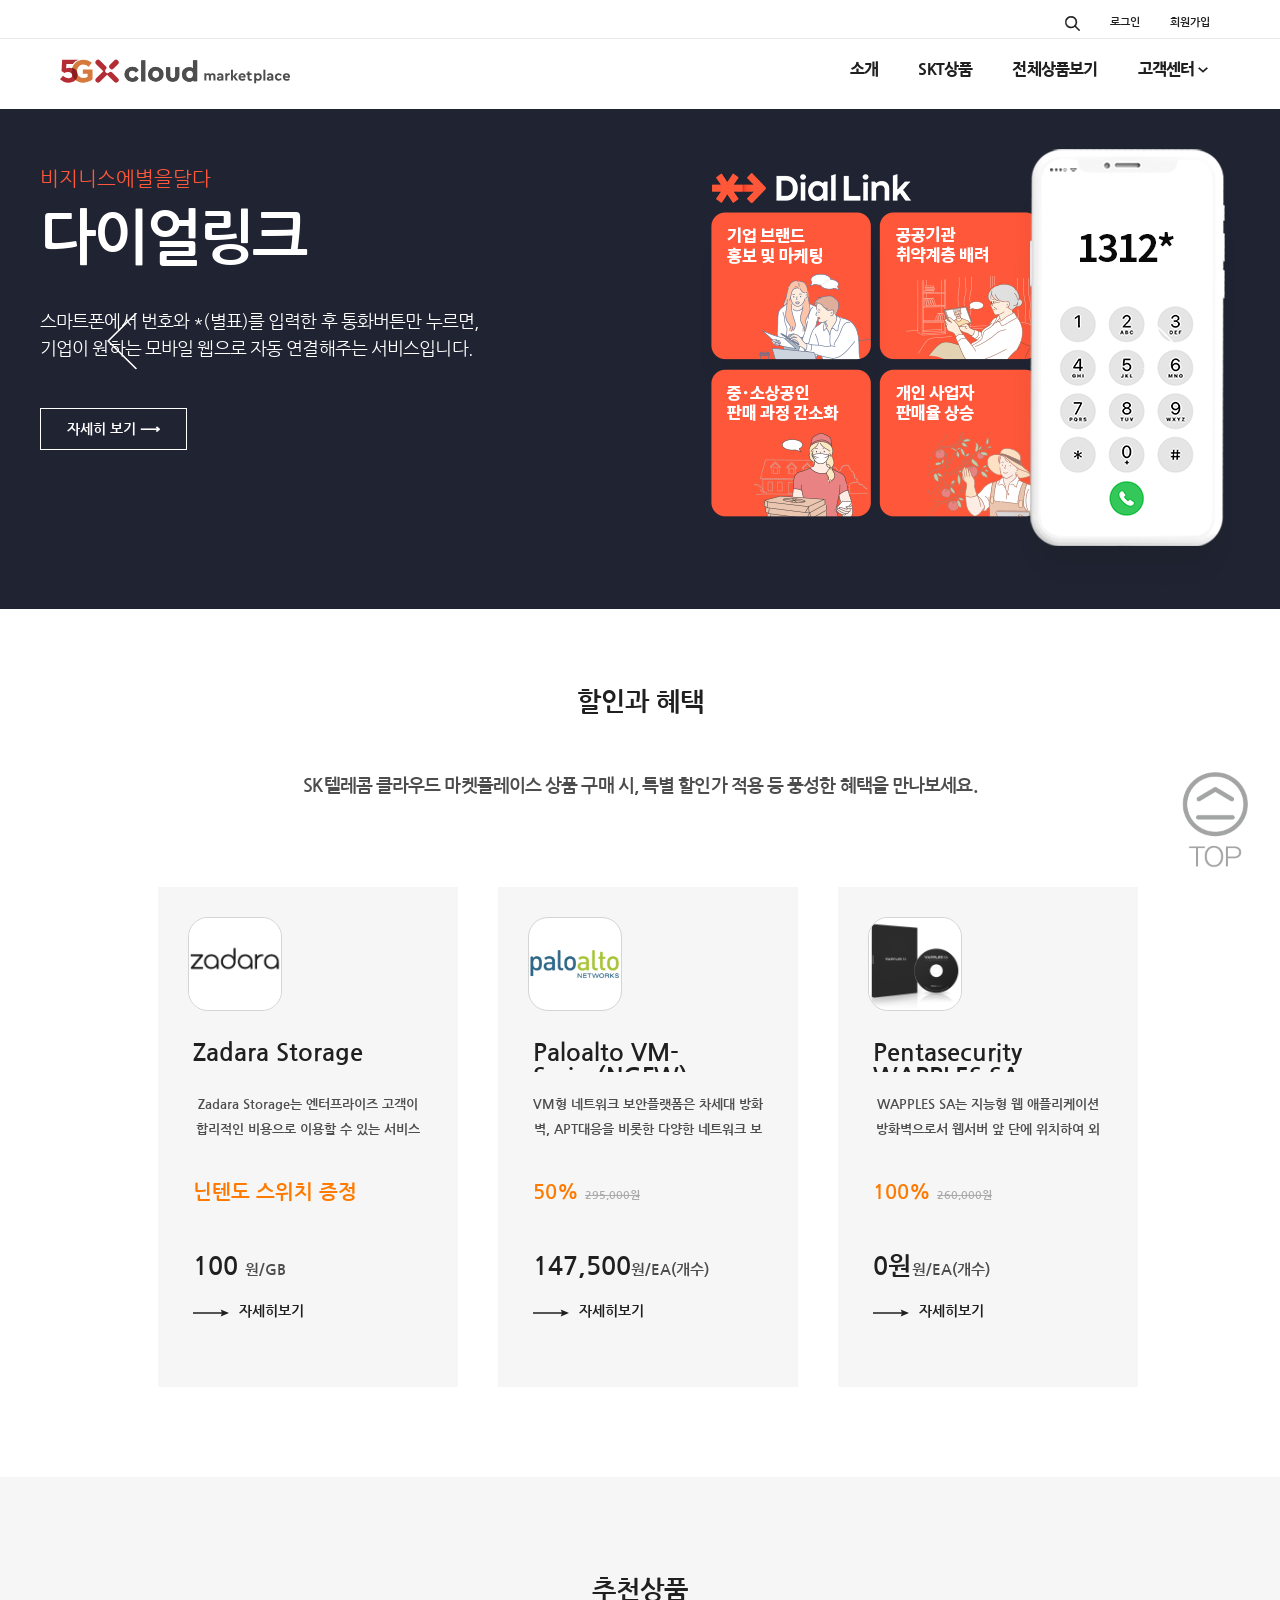
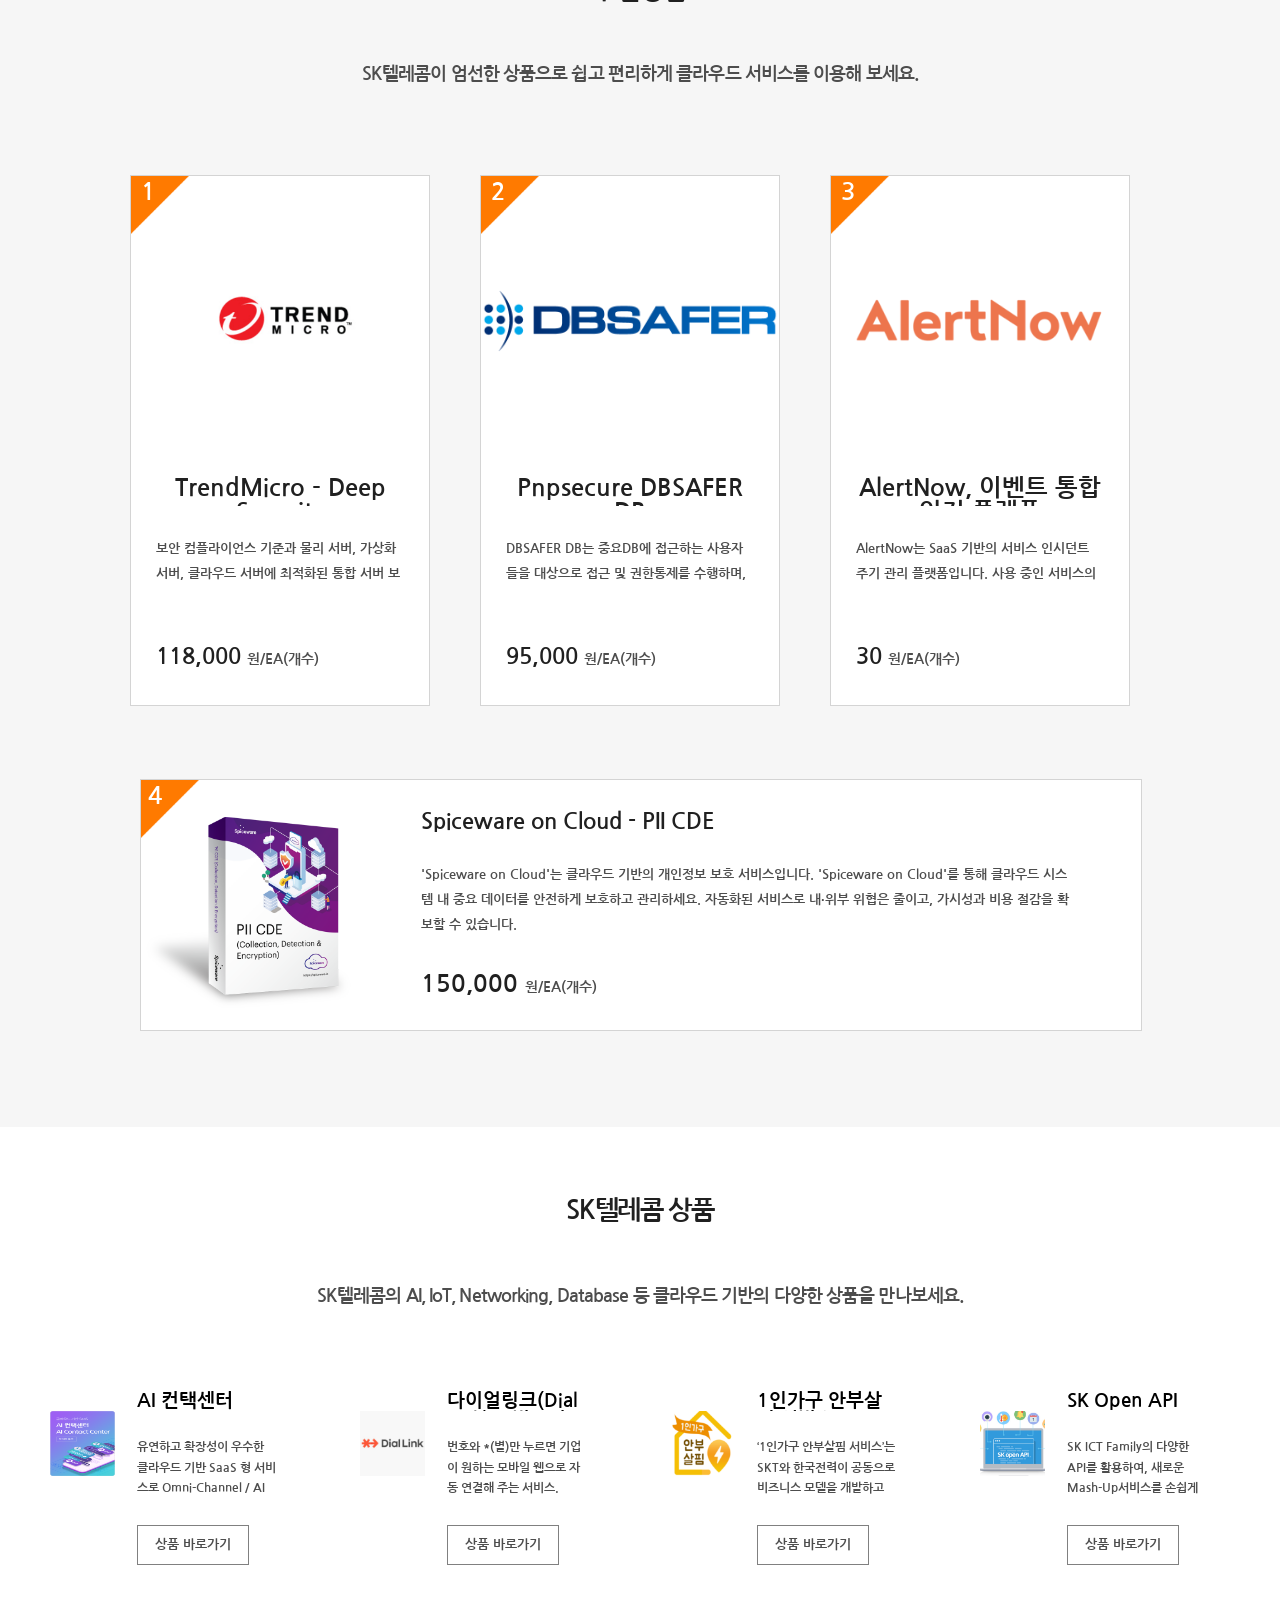
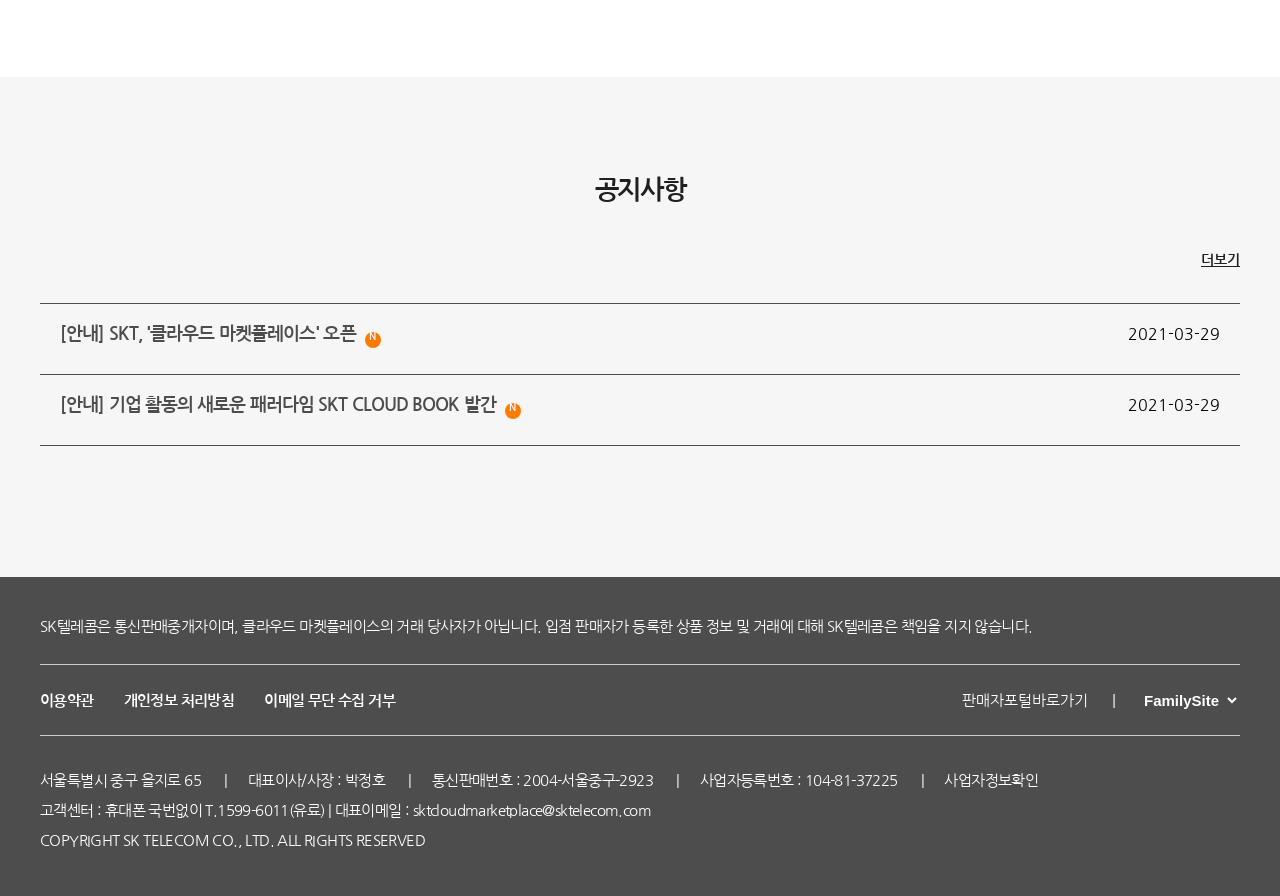
<file: index.html>
<!DOCTYPE html>
<html lang="en">

<head>
    <meta charset="UTF-8">
    <meta http-equiv="X-UA-Compatible" content="IE=edge">
    <meta name="viewport" content="width=device-width, initial-scale=1.0">
    <title>5GX Cloud Marketplace</title>
    <link rel="stylesheet" href="./css/sk_idx.css">
    <link rel="stylesheet" href="./css/sk_idx_header.css">
    <link rel="stylesheet" href="./css/sk_idx_visual.css">
    <link rel="stylesheet" href="./css/sk_idx_main_1.css">
    <link rel="stylesheet" href="./css/sk_idx_main_2.css">
    <link rel="stylesheet" href="./css/sk_idx_main_3.css">
    <link rel="stylesheet" href="./css/sk_idx_main_4.css">
    <link rel="stylesheet" href="./css/sk_idx_footer.css">
    <link rel="stylesheet" href="./css/mobile.css">

    <link rel="preconnect" href="https://fonts.gstatic.com">
    <link href="https://fonts.googleapis.com/css2?family=Nanum+Gothic&display=swap" rel="stylesheet">
    <link rel="icon" href="./img_skt/favicon.ico">

</head>

<body>
    <div id="wrap" class="w100">
        <a id="top_icon_wrap" href="#header"><img id="top_icon" src="./img_skt/toptop.png"></a>
        <!--header start-->
        <div id="header" class="w100">
            <div id="header_top_wrap" class="w100">
                <div id="header_top_content" class="w1200">
                    <ul class="header_ul">
                        <li class="search_li"><input type="text" placeholder="상품을 검색해보세요" class="search_hide"></li>
                        <li class="search_img" onclick="searchBtn();" onmouseover="toggleImg();"
                            onmouseout="Img_back();">
                            <a href="#">
                                <img src="./img_skt/icon_search.svg" id="search_img">
                            </a>
                        </li>
                        <li><a href="#">로그인</a></li>
                        <li><a href="#">회원가입</a></li>
                    </ul>
                </div>
            </div>
            <div id="menu_wrap" class="w100">
                <div id="menu_content" class="w1200">
                    <div id="logo">
                        <a href="#"><img src="./img_skt/skt_logo_top.svg" alt="로고"></a>
                    </div>
                    <!--모바일-->
                    <div id="icon_mobile">
                        <a href="#" onclick="mobileMenu();"><img id="mmb_img" src="./img_skt/icon_menu.svg"></a>
                        <a href="#" onclick="mobileSearch();"><img class="" src="./img_skt/icon_search.svg"></a>
                    </div>
                    <ul class="menu_ul">
                        <li><a href="./introduce.html">소개</a></li>
                        <li><a href="#main_section3">SKT상품</a></li>
                        <li><a href="#">전체상품보기</a></li>
                        <li onclick="menuBtn();" mouseout="">
                            <a href="#">
                                고객센터
                                <img id="plusImg" class="img_plus" src="./img_skt/icon_gnb_plus.svg">
                            </a>
                        </li>
                    </ul>
                </div>
            </div>
            <div id="menubar" class="fake">
                <ul>
                    <li><a href="#">공지사항</a></li>
                    <li><a href="#">자주하는 질문</a></li>
                    <li><a href="#">필요서류 안내</a></li>
                </ul>
            </div>

            <!--모바일-->
            <div id="mobile_search" class="search_off">
                <div id="ms_content">
                    <input type="text" placeholder="상품을 검색해보세요." id="m-search-input" class="">
                    <label for="m-search-input">
                        <img src="./img_skt/icon_search_active.svg">
                    </label>
                </div>
            </div>

            <!--모바일-->
            <div id="mobile_menu_bar" class="mmb_none">
                <div onclick="showMenu();">
                    로그인
                    <img id="plusImg2" class="img_plus" src="./img_skt/icon_gnb_plus.svg">
                </div>
                <div class="hide_menu">
                    <div class="hm_d">로그인</div>
                    <div class="hm_d">회원가입</div>
                </div>
                <div>소개</div>
                <div>전체상품보기</div>
                <div onclick="showMenu2();">
                    고객센터
                    <img id="plusImg3" class="img_plus" src="./img_skt/icon_gnb_plus.svg">
                </div>
                <div class="hide_menu">
                    <div class="hm_d">공지사항</div>
                    <div class="hm_d">자주하는질문찾기</div>
                    <div class="hm_d">필요서류안내</div>
                </div>
            </div>


            <!--header end-->
            <!--visual start-->
            <!--js로 슬라이드 넘어갈때마다 visual_wrap bk 색 변경하기-->
            <div id="visual_wrap" class="w100">
                <div id="visual_content" class="w1200">
                    <div class="slide">
                        <div class="visual_div visual_div1" class="w100">
                            <h3>SKT Cloud Marketplace</h3>
                            <h1>Launching</h1>
                            <p>쉬운 탐색, 편리한 적용, 빠른 고객지원까지<br>SKT 5GX Cloud Marketplace에서는 가능합니다.</p>
                            <a href="#">자세히 보기 ⟶</a>
                        </div>
                    </div>

                    <div class="slide">
                        <div class="visual_div visual_div2">
                            <h3>비지니스에별을달다</h3>
                            <h1>다이얼링크</h1>
                            <p>스마트폰에서 번호와 *(별표)를 입력한 후 통화버튼만 누르면,<br>기업이 원하는 모바일 웹으로 자동 연결해주는 서비스입니다.</p>
                            <a href="#">자세히 보기 ⟶</a>
                        </div>
                    </div>

                    <div class="slide">
                        <div class="visual_div visual_div3">
                            <h3>국내 1위 Digital Security 사업자</h3>
                            <h1>ADT캡스와 함께 하세요.</h1>
                            <p>
                                솔루션 구매, 설치, 운영, 관제까지
                                <br>
                                One-stop Cloud 보안 서비스를 경험하시기 바랍니다 .
                            </p>
                            <a href="#">자세히 보기 ⟶</a>
                        </div>
                    </div>

                    <div class="slide">
                        <div class="visual_div visual_div4">
                            <h3> 클라우드 딜리버리 플랫폼 베스핀 글로벌 </h3>
                            <h1> 클라우드 MRA 컨설팅 0원!</h1>
                            <p>
                                마이그레이션 예산이 없다면, 컨설팅부터 받아보세요.<br>
                                엔터프라이즈 마이그레이션은 베스핀글로벌이 잘합니다.
                            </p>
                            <a href="#">자세히 보기 ⟶</a>
                        </div>
                    </div>

                    <div class="slide">
                        <div class="visual_div visual_div5">
                            <h3> 클라우드 네이티브 보안 No.1 베스핀글로벌 </h3>
                            <h1> 보안관제/취약점 점검 무료</h1>
                            <p>
                                클라우드 네이티브 보안은 기존 보안과 다릅니다.<br>
                                클라우드 보안 전문가가 꼼꼼한 솔루션을 드립니다.
                            </p>
                            <a href="#">자세히 보기 ⟶</a>
                        </div>
                    </div>


                    <!--prev next button-->
                    <span id="slideBtn">
                        <button class="prev" onclick="BannerBtn(0)">
                            <img src="./img_skt/icon_main_indicator_left.svg">
                        </button>
                        <button class="next" onclick="BannerBtn(1)">
                            <img src="./img_skt/icon_main_indicator.svg">
                        </button>
                    </span>
                </div>

            </div>
            <!--visual end-->

            <!--main start-->
            <div id="main_wrap" class="w100">
                <!--section 1 start-->
                <div id="section1_wrap" class="w100">
                    <div id="section1_content" class="w1200 section_head">
                        <h3>할인과 혜택</h3>
                        <p class="sec_p1">SK텔레콤 클라우드 마켓플레이스 상품 구매 시, 특별 할인가 적용 등 풍성한 혜택을 만나보세요.</p>
                        <div id="section1_slide">
                            <ul class="section1_ul">
                                <li>
                                    <div class="section1_img">
                                        <img src="./img_skt/zadara.png">
                                    </div>
                                    <div class="section1_content">
                                        <h3>Zadara Storage</h3>
                                        <p class="section1_p_1">
                                            Zadara Storage는 엔터프라이즈 고객이 합리적인 비용으로 이용할 수 있는 서비스형 스토리지로, 단순하고 유연한 인프라 운영을
                                            가능하게
                                            합니다.
                                            Zadara를 통해 파일, 블록, 오브젝트 스토리지를 온프레미스, 코로케이션, 퍼블릭/프라이빗 클라우드 등 다양한 환경에서 구축할 수
                                            있습니다.
                                            Zadara Storage는 300개 이상의 글로벌 로케이션에서 서비스를 제공하고 있습니다.
                                        </p>
                                        <p class="section1_p_2">닌텐도 스위치 증정</p>
                                        <p class="section1_p_3">100 <span>원/GB</span></p>
                                        <a href="#" class="section1_btn">
                                            <img src="./img_skt/icon_arrow.svg" alt="작은 화살표">
                                            <span>자세히보기</span>
                                        </a>
                                    </div>
                                </li>
                                <li>
                                    <div class="section1_img">
                                        <img src="./img_skt/paloalto.png">
                                    </div>
                                    <div class="section1_content">
                                        <h3>Paloalto VM-Series(NGFW)</h3>
                                        <p class="section1_p_1">
                                            VM형 네트워크 보안플랫폼은 차세대 방화벽, APT대응을 비롯한 다양한 네트워크 보안기능을 통합 제공하는 플랫폼입니다.
                                        </p>
                                        <p class="section1_p_2">50% <span> <del> 295,000원</del></span></p>
                                        <p class="section1_p_3">147,500<span>원/EA(개수)</span></p>
                                        <a href="#" class="section1_btn">
                                            <img src="./img_skt/icon_arrow.svg" alt="작은 화살표">
                                            <span>자세히보기</span>
                                        </a>
                                    </div>
                                </li>
                                <li>
                                    <div class="section1_img">
                                        <img src="./img_skt/pentasecurity.jpg">
                                    </div>
                                    <div class="section1_content">
                                        <h3> Pentasecurity WAPPLES SA </h3>
                                        <p class="section1_p_1">
                                            WAPPLES SA는 지능형 웹 애플리케이션 방화벽으로서 웹서버 앞 단에 위치하여 외부로부터 들어오는 HTTP/HTTPS 프로토콜
                                            트래픽을
                                            감시합니다.
                                            악의적 공격이 탐지되면, 해당 공격이 웹서버에 도달하기 전에 차단하는 역할을 수행합니다.
                                        </p>
                                        <p class="section1_p_2">100% <span> <del> 260,000원</del></span></p>
                                        <p class="section1_p_3">0원<span>원/EA(개수)</span></p>
                                        <a href="#" class="section1_btn">
                                            <img src="./img_skt/icon_arrow.svg" alt="작은 화살표">
                                            <span>자세히보기</span>
                                        </a>
                                    </div>
                                </li>
                            </ul>
                        </div>
                    </div>
                </div>
                <!--section 1 end-->

                <!--section 2 start 추천상품-->
                <div id="main_section2" class="w100">
                    <div id="section2_content" class="w1200 section_head">
                        <h3>추천상품</h3>
                        <p class="sec_p1">SK텔레콤이 엄선한 상품으로 쉽고 편리하게 클라우드 서비스를 이용해 보세요.</p>
                        <div id="section2_recommend">
                            <ul class="section2_ul">
                                <li>
                                    <img class="badge_img" src="./img_skt/img-badge-recommand.svg">
                                    <p class="badge badge1">1</p>
                                    <div id="section2_img">
                                        <img class="s2_img1" src="./img_skt/trend_micro.jpg">
                                    </div>
                                    <div id="sec2_content">
                                        <h3>TrendMicro - Deep Security </h3>
                                        <p class="section2_p1">보안 컴플라이언스 기준과 물리 서버, 가상화 서버, 클라우드 서버에 최적화된 통합 서버 보안 솔루션
                                        </p>
                                        <p class="section2_p2">
                                            118,000
                                            <span>원/EA(개수)</span>
                                        </p>
                                    </div>
                                </li>
                                <li>
                                    <img class="badge_img" src="./img_skt/img-badge-recommand.svg">
                                    <p class="badge badge2">2</p>
                                    <div id="section2_img">
                                        <img src="./img_skt/dbsafer.png" alt="">
                                    </div>
                                    <div id="sec2_content">
                                        <h3> Pnpsecure DBSAFER DB </h3>
                                        <p class="section2_p1"> DBSAFER DB는 중요DB에 접근하는 사용자들을 대상으로 접근 및 권한통제를 수행하며,
                                            보안대상에 접근하는 모든 행위에 대한 이력을 남기는 솔루션입니다. </p>
                                        <p class="section2_p2">
                                            95,000
                                            <span>원/EA(개수)</span>
                                        </p>
                                    </div>
                                </li>
                                <li>
                                    <img class="badge_img" src="./img_skt/img-badge-recommand.svg">
                                    <p class="badge badge3">3</p>
                                    <div id="section2_img">
                                        <img src="./img_skt/alertnow.png" alt="">
                                    </div>
                                    <div id="sec2_content">
                                        <h3> AlertNow, 이벤트 통합 인지 플랫폼 </h3>
                                        <p class="section2_p1"> AlertNow는 SaaS 기반의 서비스 인시던트 주기 관리 플랫폼입니다.
                                            사용 중인 서비스의 상태를 확인할 수 있으며,
                                            해당 서비스에서 발생한 알람을 수신하고 이력을 관리할 수 있습니다. </p>
                                        <p class="section2_p2">
                                            30
                                            <span>원/EA(개수)</span>
                                        </p>
                                    </div>
                                </li>
                                <!--display none-->
                                <li class="dis_none">
                                    <div id="section2_img">
                                        <img class="s2_img1" src="./img_skt/piicde.png">
                                    </div>
                                    <div id="sec2_content">
                                        <h3>Spiceware on Cloud - PII CDE</h3>
                                        <p class="section2_p1">
                                            Spiceware on Cloud'는 클라우드 기반의 개인정보 보호 서비스입니다.
                                            'Spiceware on Cloud'를 통해 클라우드 시스템 내 중요 데이터를 안전하게 보호하고 관리하세요.
                                            자동화된 서비스로 내∙위부 위협은 줄이고, 가시성과 비용 절감을 확보할 수 있습니다.
                                        </p>
                                        <p class="section2_p2">
                                            150,000
                                            <span>원/EA(개수)</span>
                                        </p>
                                    </div>
                                </li>
                            </ul>
                            <div class="section2_div2">
                                <img class="badge_img" src="./img_skt/img-badge-recommand.svg">
                                <p class="badge badge4">&nbsp4</p>
                                <a href="#"><img class="skt_pi" src="./img_skt/piicde.png"></a>
                                <div class="section2_div2_content">
                                    <h3> Spiceware on Cloud - PII CDE </h3>
                                    <p class="s2_d2_p1"> 'Spiceware on Cloud'는 클라우드 기반의 개인정보 보호 서비스입니다.
                                        'Spiceware on Cloud'를 통해 클라우드 시스템 내 중요 데이터를 안전하게 보호하고 관리하세요.
                                        자동화된 서비스로 내∙위부 위협은 줄이고, 가시성과 비용 절감을 확보할 수 있습니다. </p>
                                    <p class="s2_d2_p2">
                                        150,000
                                        <span>원/EA(개수)</span>
                                    </p>
                                </div>
                            </div>
                        </div>
                    </div>
                </div>
                <!--section 2 end-->

                <!--section 3 start-->
                <div id="main_section3" class="w100">
                    <div id="section3_content" class="w1200 section_head">
                        <h3>SK텔레콤 상품</h3>
                        <p class="sec_p1"> SK텔레콤의 AI, IoT, Networking, Database 등 클라우드 기반의 다양한 상품을 만나보세요. </p>

                        <div class="section3_div1">
                            <ul class="section3_ul goleft_0">
                                <li>
                                    <img src="./img_skt/AI_contect_center.png">
                                    <div class="section3_div">
                                        <h3> AI 컨택센터 </h3>
                                        <p> 유연하고 확장성이 우수한 클라우드 기반 SaaS 형 서비스로 Omni-Channel / AI 기반 상담 / Mobile Desk 등
                                            다양한
                                            기능을
                                            제공합니다 </p>
                                        <a href="https://www.sktcloudmarketplace.com/productDetail?prdtId=92">상품 바로가기</a>
                                    </div>
                                </li>
                                <li>
                                    <img src="./img_skt/diallilnk.JPG">
                                    <div class="section3_div">
                                        <h3> 다이얼링크(Dial Link) :: 비즈니스에 별을 달다 </h3>
                                        <p> 번호와 *(별)만 누르면 기업이 원하는 모바일 웹으로 자동 연결해 주는 서비스. </p>
                                        <a href="https://www.sktcloudmarketplace.com/productDetail?prdtId=50">상품 바로가기</a>
                                    </div>
                                </li>
                                <li>
                                    <img src="./img_skt/anbu.png">
                                    <div class="section3_div">
                                        <h3> 1인가구 안부살핌 서비스 </h3>
                                        <p> ‘1인가구 안부살핌 서비스’는 SKT와 한국전력이 공동으로 비즈니스 모델을 개발하고 사업을 추진하고 있는 서비스입니다.
                                            본 서비스는 증가하고 있는 1인 가구의 고독사 예방을 위한 사회안전망 서비스로, 통신과 전력, 수도, 가스 등 생활 속 빅 데이터를
                                            분석하여
                                            이상 상황을 감지하면 지자체 복지 담당자에게 알람 서비스를 제공하는 솔루션입니다. </p>
                                        <a href="https://www.sktcloudmarketplace.com/productDetail?prdtId=91">상품 바로가기</a>
                                    </div>
                                </li>
                                <li>
                                    <img src="./img_skt/sk_openapi.PNG">
                                    <div class="section3_div">
                                        <h3> SK Open API </h3>
                                        <p> SK ICT Family의 다양한 API를 활용하여, 새로운 Mash-Up서비스를 손쉽게 개발할 수 있습니다.
                                            T-map, TMS, aiden, 11st, cloud cam 등을 연계하여 이용해 보세요. </p>
                                        <a href="https://www.sktcloudmarketplace.com/productDetail?prdtId=90">상품 바로가기</a>
                                    </div>
                                </li>
                            </ul>
                        </div>

                        <!--
                    <button class="leftBtn" onclick="main3Btn(0);"></button>
                    <button class="rightBtn" onclick="main3Btn(1);"></button>
                -->
                    </div>
                </div>
                <!--section 3 end-->

                <!--section 4 start-->
                <div id="main_section4" class="w100">
                    <div id="section4_content" class="w1200 section_head">
                        <h3>공지사항</h3>
                        <div>더보기</div>
                        <ul>
                            <li>
                                <div class="n_con notice">
                                    <a href="https://www.sktcloudmarketplace.com/serviceCenterNoticeDetail?noticeId=67">[안내] SKT, '클라우드 마켓플레이스' 오픈</a>
                                    <div class="new">N</div>
                                </div>

                                <span class="date">2021-03-29</span>
                            </li>
                            <li>
                                <div class="n_con notice2">
                                    <a href="https://www.sktcloudmarketplace.com/serviceCenterNoticeDetail?noticeId=66"> [안내] 기업 활동의 새로운 패러다임 SKT CLOUD BOOK 발간 </a>
                                    <div class="new">N</div>
                                </div>
                                <span class="date">2021-03-29</span>
                            </li>
                        </ul>
                    </div>
                </div>
                <!--section 4 end-->
            </div>
            <!--main end-->

            <!--footer start-->
            <div id="footer_wrap" class="w100">
                <div id="footer" class="w1200">
                    <p>SK텔레콤은 통신판매중개자이며, 클라우드 마켓플레이스의 거래 당사자가 아닙니다. 입점 판매자가 등록한 상품 정보 및 거래에 대해 SK텔레콤은 책임을 지지 않습니다.</p>
                    <div id="footer_div1">
                        <ul class="footer_ul1">
                            <li><a href="#">이용약관</a></li>
                            <li><a href="#">개인정보 처리방침</a></li>
                            <li><a href="#">이메일 무단 수집 거부</a></li>
                        </ul>

                        <div class="span_div">
                            <span>
                                판매자포털바로가기

                            </span>
                            <span> | </span>
                            <span>
                                <select name="family" id="FamilySite_select">
                                    <option value="1">FamilySite</option>
                                    <option value="2">T bizpoint</option>
                                    <option value="3">T world Biz</option>
                                    <option value="4">IoT Portal</option>
                                </select>
                            </span>
                        </div>

                    </div>
                    <div class="ul_div">
                        <ul>
                            <li>서울특별시 중구 을지로 65 <span> | </span></li>
                            <li>대표이사/사장 : 박정호 <span> | </span></li>
                            <li>통신판매번호 : 2004-서울중구-2923 <span> | </span></li>
                            <li>사업자등록번호 : 104-81-37225 <span> | </span></li>
                            <li><a href="#">사업자정보확인</a></li>
                        </ul>
                    </div>
                    <p class="footer_p">고객센터 : 휴대폰 국번없이 T.1599-6011(유료)
                        <span>|</span>
                        대표이메일 : sktcloudmarketplace@sktelecom.com
                    </p>
                    <p class="footer_p">COPYRIGHT SK TELECOM CO., LTD. ALL RIGHTS RESERVED</p>
                </div>
            </div>
            <!--footer end-->
        </div>

        <script type="text/javascript" src="./js/visual_slide_bar.js"></script>
        <script src="./js/menubar.js"></script>
        <script src="./js/mobile.js"></script>
</body>


</html>
</file>
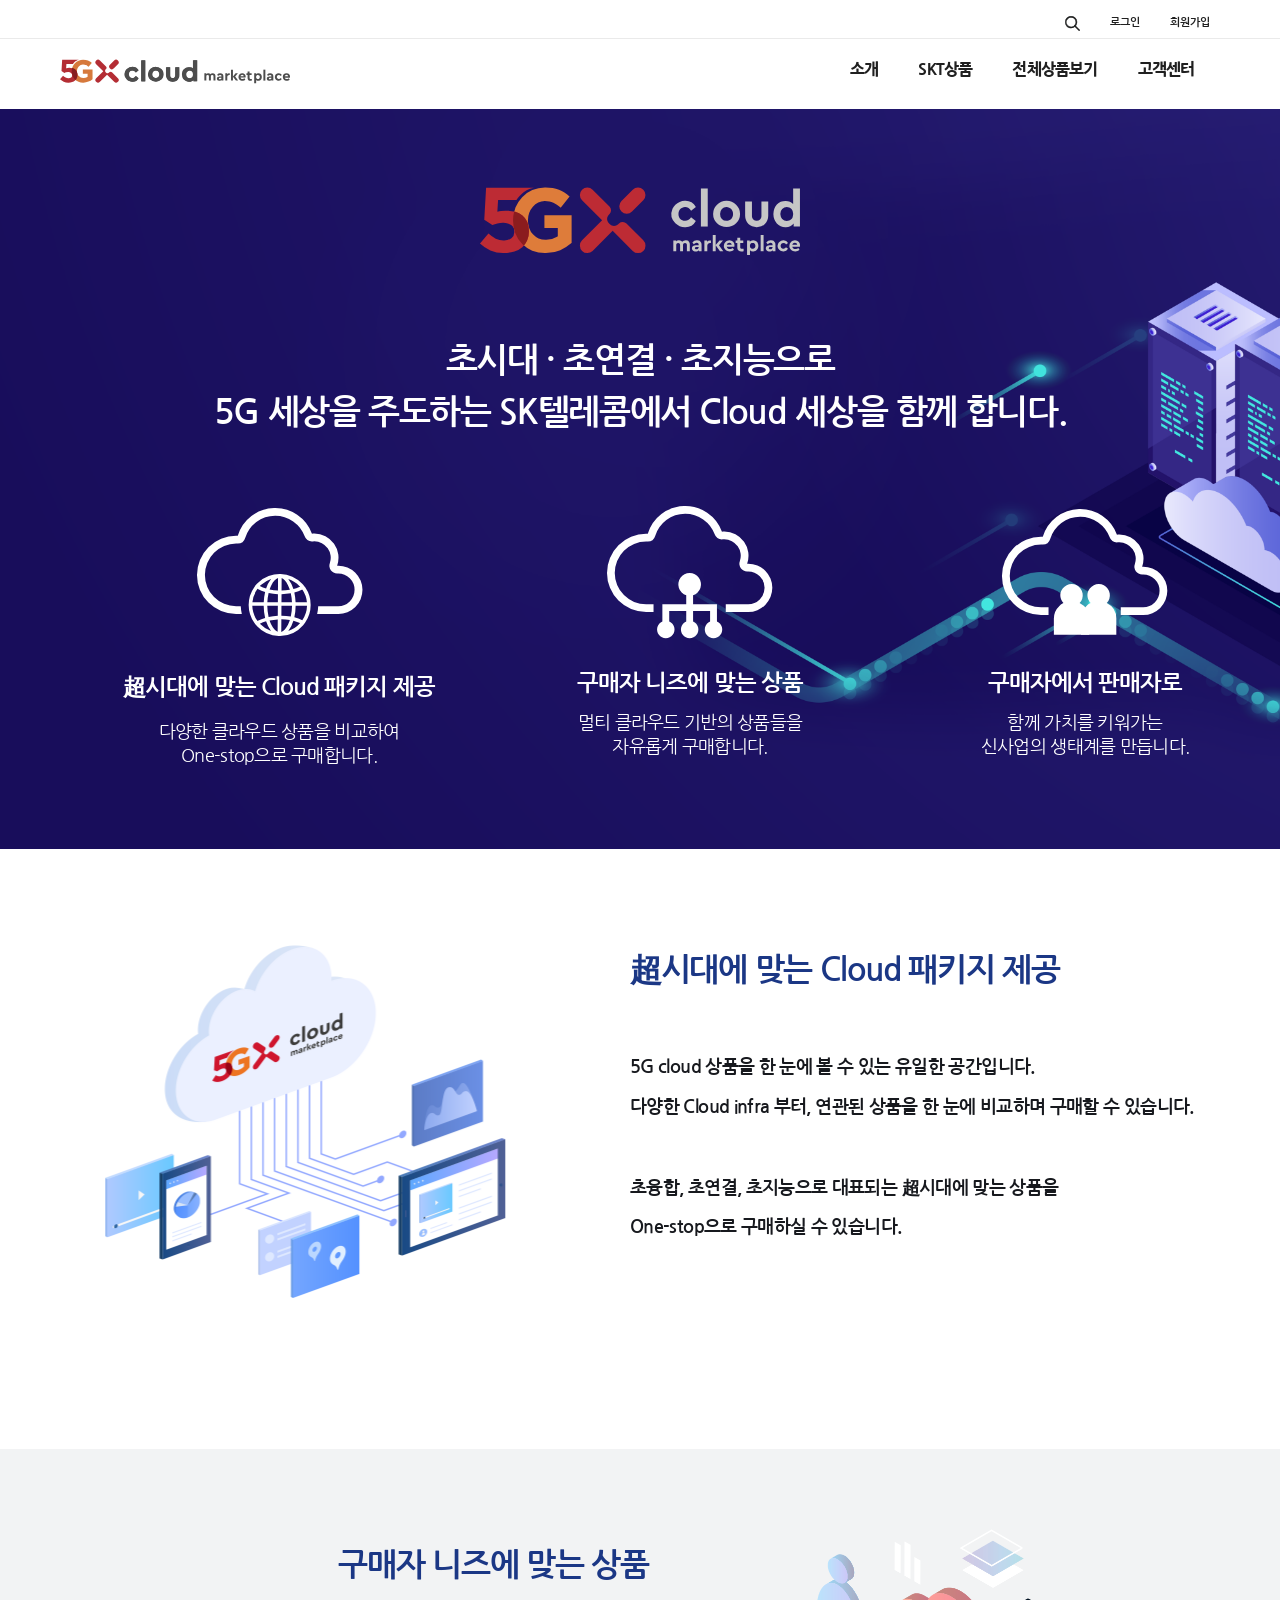
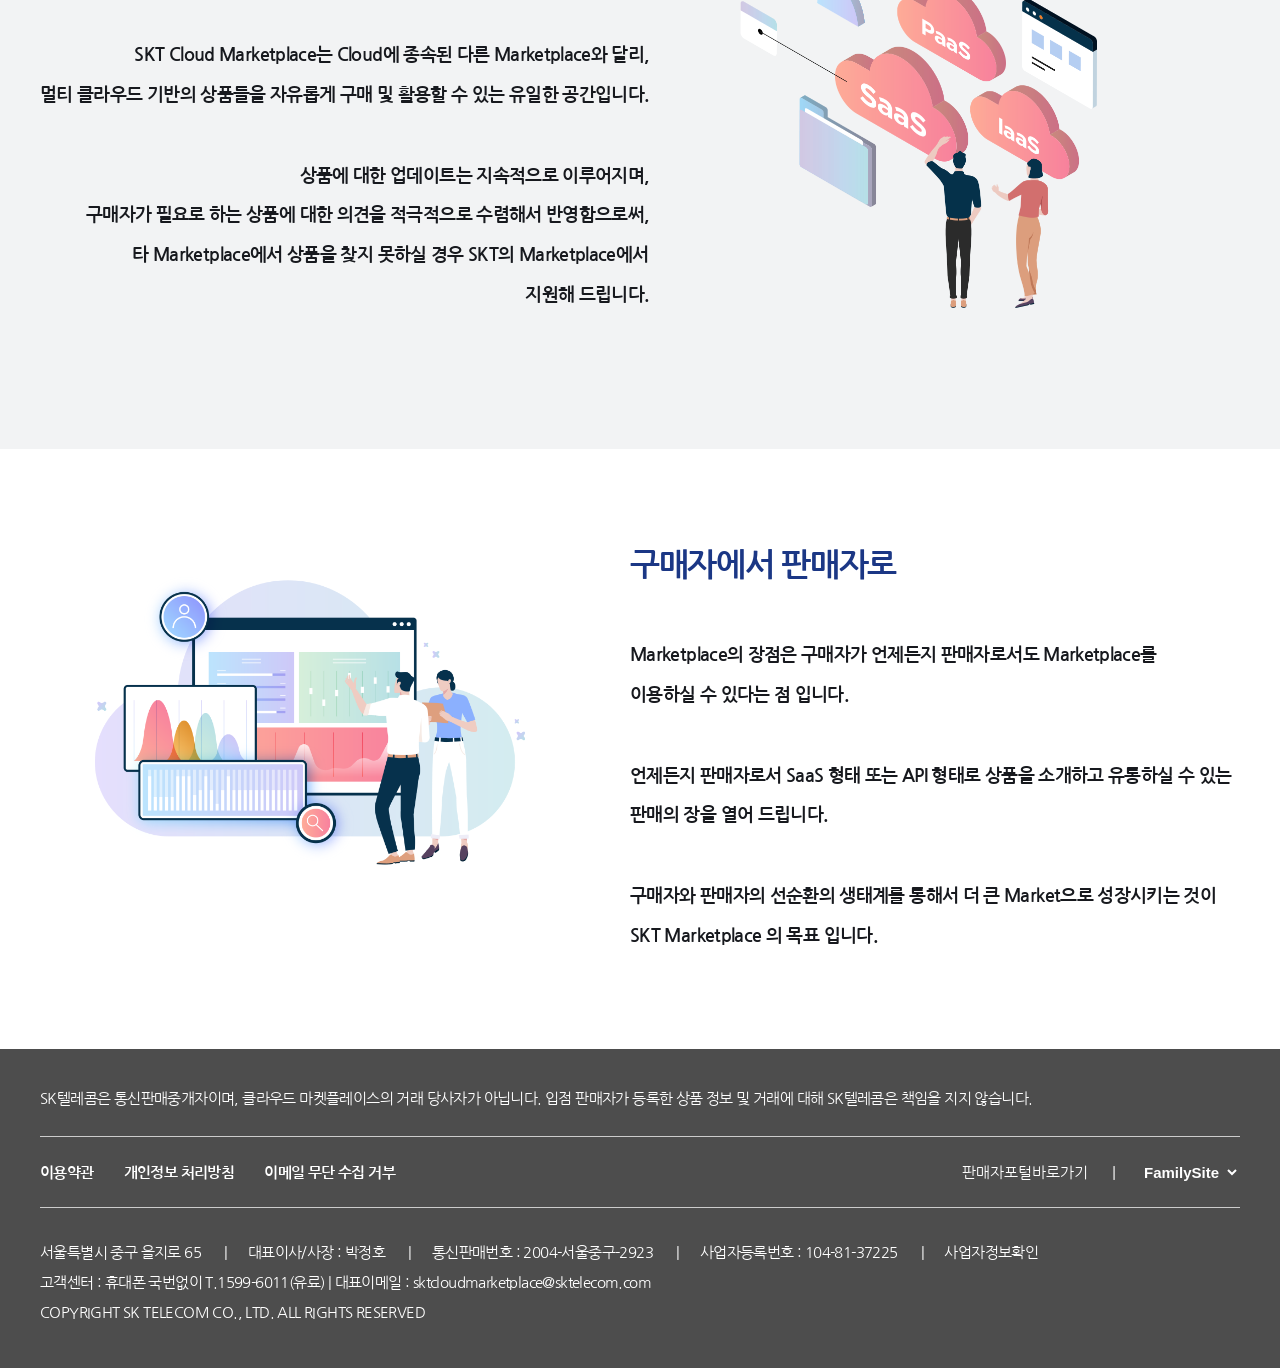
<file: introduce.html>
<!DOCTYPE html>
<html lang="en">

<head>
    <meta charset="UTF-8">
    <meta http-equiv="X-UA-Compatible" content="IE=edge">
    <meta name="viewport" content="width=device-width, initial-scale=1.0">
    <title>introduce</title>
    <link rel="stylesheet" href="./css/sk_idx.css">
    <link rel="stylesheet" href="./css/sk_idx_header.css">
    <link rel="stylesheet" href="./css/sk_idx_footer.css">
    <link rel="stylesheet" href="./css/introduce.css">

    <link rel="preconnect" href="https://fonts.gstatic.com">
    <link href="https://fonts.googleapis.com/css2?family=Nanum+Gothic&display=swap" rel="stylesheet">
    <link rel="icon" href="./img_skt/favicon.ico">

</head>

<body>
    <div id="wrap" class="w100">
        <!--header start-->
        <div id="header" class="w100">
            <div id="header_top_wrap" class="w100">
                <div id="header_top_content" class="w1200">
                    <ul class="header_ul">
                        <li class="search_li"><input type="text" placeholder="상품을 검색해보세요" class="search_hide"></li>
                        <li class="search_img" onclick="searchBtn();" onmouseover="toggleImg();"onmouseout="Img_back();">
                            <a href="#">
                                <img src="./img_skt/icon_search.svg" id="search_img">
                            </a>
                        </li>
                        <li><a href="#">로그인</a></li>
                        <li><a href="#">회원가입</a></li>
                    </ul>
                </div>
            </div>
            <div id="menu_wrap" class="w100">
                <div id="menu_content" class="w1200">
                    <div id="logo">
                        <a href="sktcloud_index.html"><img src="./img_skt/skt_logo_top.svg" alt="로고"></a>
                    </div>
                    <ul class="menu_ul">
                        <li><a href="introduce.html">소개</a></li>
                        <li><a href="#main_section3">SKT상품</a></li>
                        <li><a href="#">전체상품보기</a></li>
                        <li onclick="menuBtn();" mouseout=""><a href="#">고객센터</a></li>
                    </ul>
                </div>
            </div>
            <div id="menubar" class="fake">
                <ul>
                    <li><a href="#">공지사항</a></li>
                    <li><a href="#">자주하는 질문</a></li>
                    <li><a href="#">필요서류 안내</a></li>
                </ul>
            </div>
        </div>
        <!--heaer_end-->

        <!--main1 start-->

        <div id="intro_main1" class="w100">
            <div class="w1200">
                <div class="intro_main1_head">
                    <img src="./img_skt/logo_introduce.svg">
                    <p>
                        초시대 · 초연결 · 초지능으로<br>
                        5G 세상을 주도하는 SK텔레콤에서 Cloud 세상을 함께 합니다.
                    </p>
                </div>
                <div class="intro_main1_content">
                    <ul>
                        <li>
                            <img src="./img_skt/intro_icon_01.svg">
                            <p class="im1_p1">超시대에 맞는 Cloud 패키지 제공</p>
                            <p class="im1_p2">
                                다양한 클라우드 상품을 비교하여<br>
                                One-stop으로 구매합니다.
                            </p>
                        </li>
                        <li>
                            <img src="./img_skt/intro_icon_02.svg">
                            <p class="im1_p1">구매자 니즈에 맞는 상품</p>
                            <p class="im1_p2">
                                멀티 클라우드 기반의 상품들을<br>
                                자유롭게 구매합니다.
                            </p>
                        </li>
                        <li>
                            <img src="./img_skt/intro_icon_03.svg">
                            <p class="im1_p1">구매자에서 판매자로</p>
                            <p class="im1_p2">
                                함께 가치를 키워가는<br>
                                신사업의 생태계를 만듭니다.
                            </p>
                        </li>
                    </ul>
                </div>
            </div>
        </div>
        <!--main1 end-->

        <!--main2 start-->
        <div id="intro_main2" class="w100">
            <div id="intro_main2_content" class="w1200">
                <div class="intro_img">
                    <img src="./img_skt/intro_cloud.png">
                </div>
                <div class="im2_content imcontent">
                    <p>超시대에 맞는 Cloud 패키지 제공</p>
                    <p>
                        5G cloud 상품을 한 눈에 볼 수 있는 유일한 공간입니다.<br>
                        다양한 Cloud infra 부터, 연관된 상품을 한 눈에 비교하며 구매할 수 있습니다.
                    </p>
                    <p>
                        초융합, 초연결, 초지능으로 대표되는 超시대에 맞는 상품을<br>
                        One-stop으로 구매하실 수 있습니다.
                    </p>
                </div>
            </div>
        </div>
        <!--main2 end-->

        <!--main3 start-->
        <div id="intro_main3" class="w100">
            <div class="w1200">
                <div class="im3_content imcontent">
                    <p>구매자 니즈에 맞는 상품</p>
                    <p>
                        SKT Cloud Marketplace는 Cloud에 종속된 다른 Marketplace와 달리,<br>
                        멀티 클라우드 기반의 상품들을 자유롭게 구매 및 활용할 수 있는 유일한 공간입니다.
                    </p>
                    <p>
                        상품에 대한 업데이트는 지속적으로 이루어지며,<br>
                        구매자가 필요로 하는 상품에 대한 의견을 적극적으로 수렴해서 반영함으로써,<br>
                        타 Marketplace에서 상품을 찾지 못하실 경우 SKT의 Marketplace에서<br>
                        지원해 드립니다.
                    </p>
                </div>
                <div class="intro_img intro_img2">
                    <img src="./img_skt/intro_pink.png">
                </div>
            </div>
        </div>
        <!--main3 end-->

        <!--main4 start-->
        <div id="intro_main4" class="w100">
            <div class="w1200">
                <div class="intro_img">
                    <img src="./img_skt/intro_last.png">
                </div>
                <div class="imcontent">
                    <p>구매자에서 판매자로</p>
                    <p>
                        Marketplace의 장점은 구매자가 언제든지 판매자로서도 Marketplace를<br>
                        이용하실 수 있다는 점 입니다.
                    </p>
                    <p>
                        언제든지 판매자로서 SaaS 형태 또는 API 형태로 상품을 소개하고 유통하실 수 있는<br>
                        판매의 장을 열어 드립니다.
                    </p>
                    <p>
                        구매자와 판매자의 선순환의 생태계를 통해서 더 큰 Market으로 성장시키는 것이<br>
                        SKT Marketplace 의 목표 입니다.
                    </p>
                </div>
            </div>
        </div>
        <!--main4 end-->
        <!--footer start-->
        <div id="footer_wrap" class="w100">
            <div id="footer" class="w1200">
                <p>SK텔레콤은 통신판매중개자이며, 클라우드 마켓플레이스의 거래 당사자가 아닙니다. 입점 판매자가 등록한 상품 정보 및 거래에 대해 SK텔레콤은 책임을 지지 않습니다.</p>
                <div id="footer_div1">
                    <ul class="footer_ul1">
                        <li><a href="#">이용약관</a></li>
                        <li><a href="#">개인정보 처리방침</a></li>
                        <li><a href="#">이메일 무단 수집 거부</a></li>
                    </ul>

                    <div class="span_div">
                        <span>
                            판매자포털바로가기

                        </span>
                        <span> | </span>
                        <span>
                            <select name="family" id="FamilySite_select">
                                <option value="1">FamilySite</option>
                                <option value="2">T bizpoint</option>
                                <option value="3">T world Biz</option>
                                <option value="4">IoT Portal</option>
                            </select>
                        </span>
                    </div>

                </div>
                <div class="ul_div">
                    <ul>
                        <li>서울특별시 중구 을지로 65 <span> | </span></li>
                        <li>대표이사/사장 : 박정호 <span> | </span></li>
                        <li>통신판매번호 : 2004-서울중구-2923 <span> | </span></li>
                        <li>사업자등록번호 : 104-81-37225 <span> | </span></li>
                        <li><a href="#">사업자정보확인</a></li>
                    </ul>
                </div>
                <p class="footer_p">고객센터 : 휴대폰 국번없이 T.1599-6011(유료)
                    <span>|</span>
                    대표이메일 : sktcloudmarketplace@sktelecom.com
                </p>
                <p class="footer_p">COPYRIGHT SK TELECOM CO., LTD. ALL RIGHTS RESERVED</p>
            </div>
        </div>
        <!--footer end-->
    </div>
    <script src="./js/menubar.js"></script>
</body>

</html>
</file>
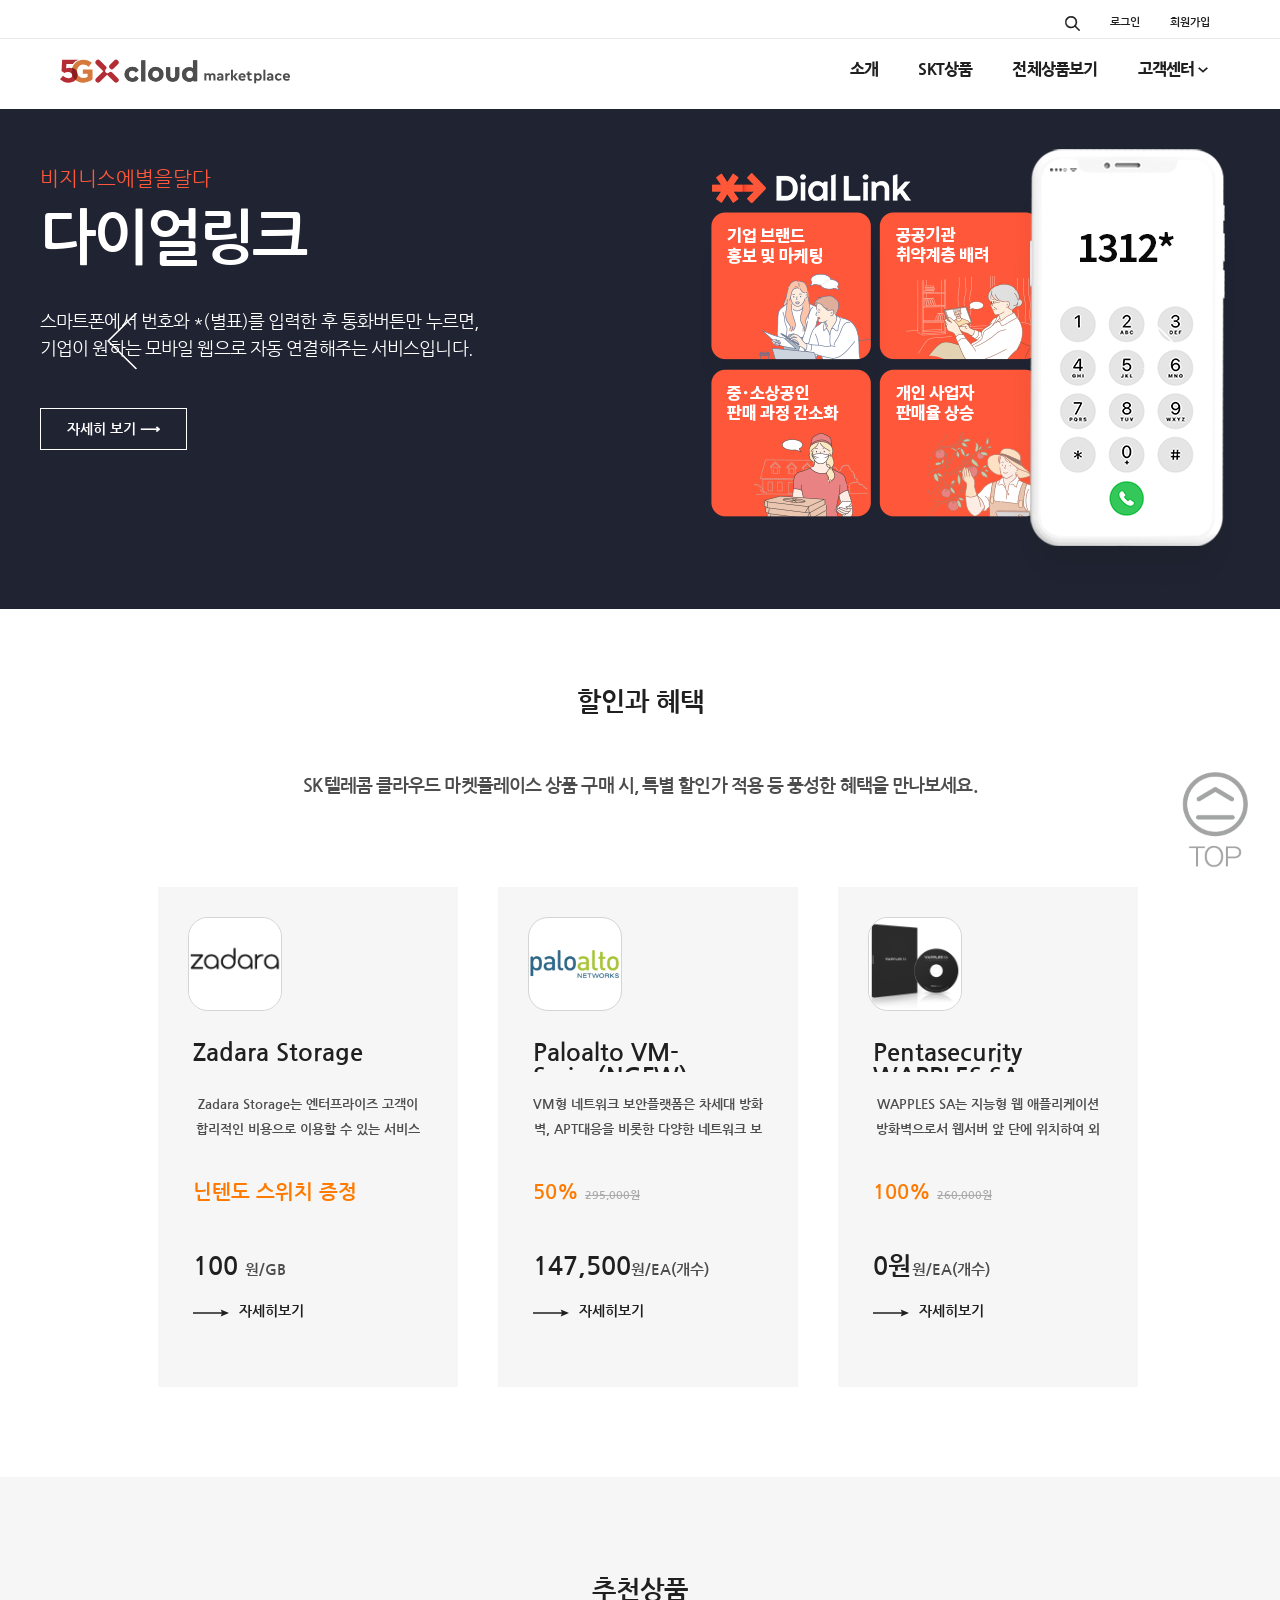
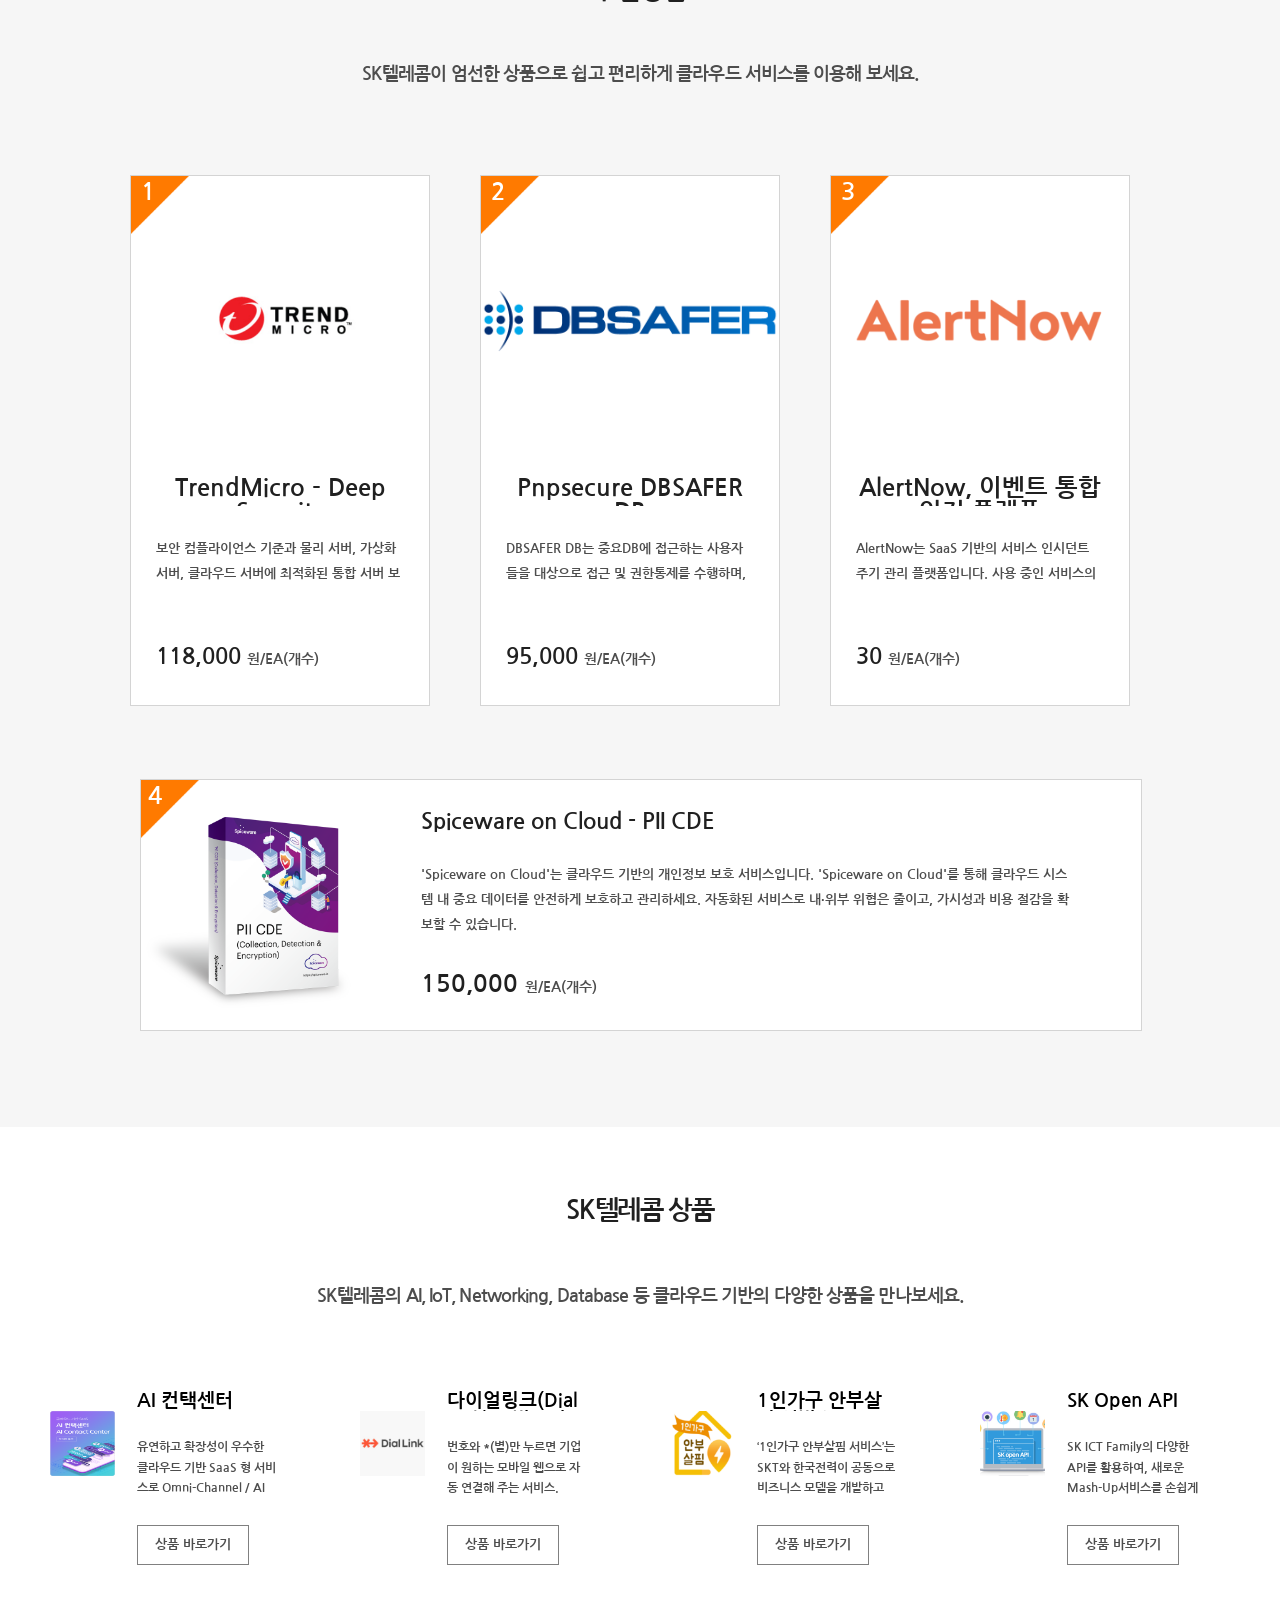
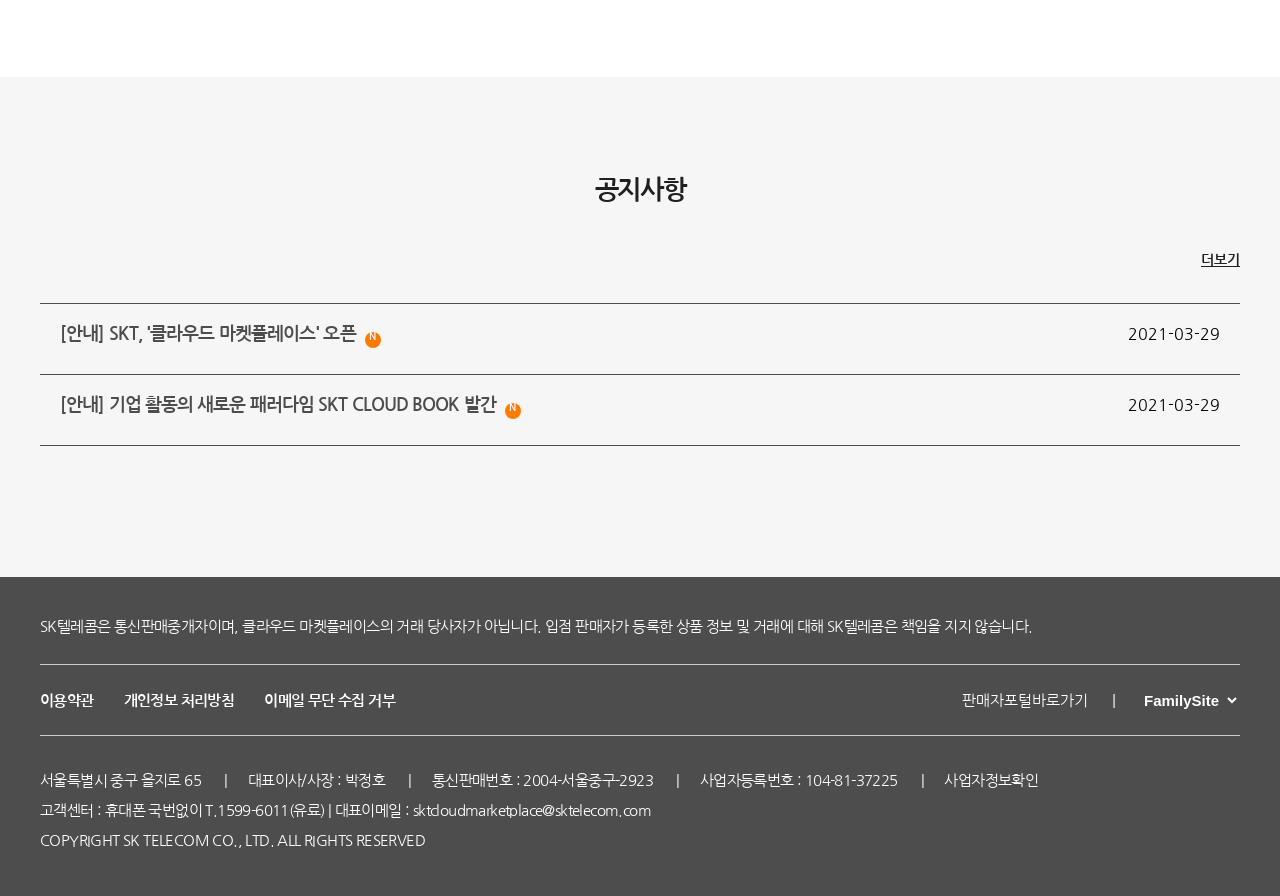
<file: sktcloud_index.html>
<!DOCTYPE html>
<html lang="en">

<head>
    <meta charset="UTF-8">
    <meta http-equiv="X-UA-Compatible" content="IE=edge">
    <meta name="viewport" content="width=device-width, initial-scale=1.0">
    <title>5GX Cloud Marketplace</title>
    <link rel="stylesheet" href="./css/sk_idx.css">
    <link rel="stylesheet" href="./css/sk_idx_header.css">
    <link rel="stylesheet" href="./css/sk_idx_visual.css">
    <link rel="stylesheet" href="./css/sk_idx_main_1.css">
    <link rel="stylesheet" href="./css/sk_idx_main_2.css">
    <link rel="stylesheet" href="./css/sk_idx_main_3.css">
    <link rel="stylesheet" href="./css/sk_idx_main_4.css">
    <link rel="stylesheet" href="./css/sk_idx_footer.css">
    <link rel="stylesheet" href="./css/mobile.css">

    <link rel="preconnect" href="https://fonts.gstatic.com">
    <link href="https://fonts.googleapis.com/css2?family=Nanum+Gothic&display=swap" rel="stylesheet">
    <link rel="icon" href="./img_skt/favicon.ico">

</head>

<body>
    <div id="wrap" class="w100">
        <a id="top_icon_wrap" href="#header"><img id="top_icon" src="./img_skt/toptop.png"></a>
        <!--header start-->
        <div id="header" class="w100">
            <div id="header_top_wrap" class="w100">
                <div id="header_top_content" class="w1200">
                    <ul class="header_ul">
                        <li class="search_li"><input type="text" placeholder="상품을 검색해보세요" class="search_hide"></li>
                        <li class="search_img" onclick="searchBtn();" onmouseover="toggleImg();"
                            onmouseout="Img_back();">
                            <a href="#">
                                <img src="./img_skt/icon_search.svg" id="search_img">
                            </a>
                        </li>
                        <li><a href="#">로그인</a></li>
                        <li><a href="#">회원가입</a></li>
                    </ul>
                </div>
            </div>
            <div id="menu_wrap" class="w100">
                <div id="menu_content" class="w1200">
                    <div id="logo">
                        <a href="#"><img src="./img_skt/skt_logo_top.svg" alt="로고"></a>
                    </div>
                    <!--모바일-->
                    <div id="icon_mobile">
                        <a href="#" onclick="mobileMenu();"><img id="mmb_img" src="./img_skt/icon_menu.svg"></a>
                        <a href="#" onclick="mobileSearch();"><img class="" src="./img_skt/icon_search.svg"></a>
                    </div>
                    <ul class="menu_ul">
                        <li><a href="./introduce.html">소개</a></li>
                        <li><a href="#main_section3">SKT상품</a></li>
                        <li><a href="#">전체상품보기</a></li>
                        <li onclick="menuBtn();" mouseout="">
                            <a href="#">
                                고객센터
                                <img id="plusImg" class="img_plus" src="./img_skt/icon_gnb_plus.svg">
                            </a>
                        </li>
                    </ul>
                </div>
            </div>
            <div id="menubar" class="fake">
                <ul>
                    <li><a href="#">공지사항</a></li>
                    <li><a href="#">자주하는 질문</a></li>
                    <li><a href="#">필요서류 안내</a></li>
                </ul>
            </div>

            <!--모바일-->
            <div id="mobile_search" class="search_off">
                <div id="ms_content">
                    <input type="text" placeholder="상품을 검색해보세요." id="m-search-input" class="">
                    <label for="m-search-input">
                        <img src="./img_skt/icon_search_active.svg">
                    </label>
                </div>
            </div>

            <!--모바일-->
            <div id="mobile_menu_bar" class="mmb_none">
                <div onclick="showMenu();">
                    로그인
                    <img id="plusImg2" class="img_plus" src="./img_skt/icon_gnb_plus.svg">
                </div>
                <div class="hide_menu">
                    <div class="hm_d">로그인</div>
                    <div class="hm_d">회원가입</div>
                </div>
                <div>소개</div>
                <div>전체상품보기</div>
                <div onclick="showMenu2();">
                    고객센터
                    <img id="plusImg3" class="img_plus" src="./img_skt/icon_gnb_plus.svg">
                </div>
                <div class="hide_menu">
                    <div class="hm_d">공지사항</div>
                    <div class="hm_d">자주하는질문찾기</div>
                    <div class="hm_d">필요서류안내</div>
                </div>
            </div>


            <!--header end-->
            <!--visual start-->
            <!--js로 슬라이드 넘어갈때마다 visual_wrap bk 색 변경하기-->
            <div id="visual_wrap" class="w100">
                <div id="visual_content" class="w1200">
                    <div class="slide">
                        <div class="visual_div visual_div1" class="w100">
                            <h3>SKT Cloud Marketplace</h3>
                            <h1>Launching</h1>
                            <p>쉬운 탐색, 편리한 적용, 빠른 고객지원까지<br>SKT 5GX Cloud Marketplace에서는 가능합니다.</p>
                            <a href="#">자세히 보기 ⟶</a>
                        </div>
                    </div>

                    <div class="slide">
                        <div class="visual_div visual_div2">
                            <h3>비지니스에별을달다</h3>
                            <h1>다이얼링크</h1>
                            <p>스마트폰에서 번호와 *(별표)를 입력한 후 통화버튼만 누르면,<br>기업이 원하는 모바일 웹으로 자동 연결해주는 서비스입니다.</p>
                            <a href="#">자세히 보기 ⟶</a>
                        </div>
                    </div>

                    <div class="slide">
                        <div class="visual_div visual_div3">
                            <h3>국내 1위 Digital Security 사업자</h3>
                            <h1>ADT캡스와 함께 하세요.</h1>
                            <p>
                                솔루션 구매, 설치, 운영, 관제까지
                                <br>
                                One-stop Cloud 보안 서비스를 경험하시기 바랍니다 .
                            </p>
                            <a href="#">자세히 보기 ⟶</a>
                        </div>
                    </div>

                    <div class="slide">
                        <div class="visual_div visual_div4">
                            <h3> 클라우드 딜리버리 플랫폼 베스핀 글로벌 </h3>
                            <h1> 클라우드 MRA 컨설팅 0원!</h1>
                            <p>
                                마이그레이션 예산이 없다면, 컨설팅부터 받아보세요.<br>
                                엔터프라이즈 마이그레이션은 베스핀글로벌이 잘합니다.
                            </p>
                            <a href="#">자세히 보기 ⟶</a>
                        </div>
                    </div>

                    <div class="slide">
                        <div class="visual_div visual_div5">
                            <h3> 클라우드 네이티브 보안 No.1 베스핀글로벌 </h3>
                            <h1> 보안관제/취약점 점검 무료</h1>
                            <p>
                                클라우드 네이티브 보안은 기존 보안과 다릅니다.<br>
                                클라우드 보안 전문가가 꼼꼼한 솔루션을 드립니다.
                            </p>
                            <a href="#">자세히 보기 ⟶</a>
                        </div>
                    </div>


                    <!--prev next button-->
                    <span id="slideBtn">
                        <button class="prev" onclick="BannerBtn(0)">
                            <img src="./img_skt/icon_main_indicator_left.svg">
                        </button>
                        <button class="next" onclick="BannerBtn(1)">
                            <img src="./img_skt/icon_main_indicator.svg">
                        </button>
                    </span>
                </div>

            </div>
            <!--visual end-->

            <!--main start-->
            <div id="main_wrap" class="w100">
                <!--section 1 start-->
                <div id="section1_wrap" class="w100">
                    <div id="section1_content" class="w1200 section_head">
                        <h3>할인과 혜택</h3>
                        <p class="sec_p1">SK텔레콤 클라우드 마켓플레이스 상품 구매 시, 특별 할인가 적용 등 풍성한 혜택을 만나보세요.</p>
                        <div id="section1_slide">
                            <ul class="section1_ul">
                                <li>
                                    <div class="section1_img">
                                        <img src="./img_skt/zadara.png">
                                    </div>
                                    <div class="section1_content">
                                        <h3>Zadara Storage</h3>
                                        <p class="section1_p_1">
                                            Zadara Storage는 엔터프라이즈 고객이 합리적인 비용으로 이용할 수 있는 서비스형 스토리지로, 단순하고 유연한 인프라 운영을
                                            가능하게
                                            합니다.
                                            Zadara를 통해 파일, 블록, 오브젝트 스토리지를 온프레미스, 코로케이션, 퍼블릭/프라이빗 클라우드 등 다양한 환경에서 구축할 수
                                            있습니다.
                                            Zadara Storage는 300개 이상의 글로벌 로케이션에서 서비스를 제공하고 있습니다.
                                        </p>
                                        <p class="section1_p_2">닌텐도 스위치 증정</p>
                                        <p class="section1_p_3">100 <span>원/GB</span></p>
                                        <a href="#" class="section1_btn">
                                            <img src="./img_skt/icon_arrow.svg" alt="작은 화살표">
                                            <span>자세히보기</span>
                                        </a>
                                    </div>
                                </li>
                                <li>
                                    <div class="section1_img">
                                        <img src="./img_skt/paloalto.png">
                                    </div>
                                    <div class="section1_content">
                                        <h3>Paloalto VM-Series(NGFW)</h3>
                                        <p class="section1_p_1">
                                            VM형 네트워크 보안플랫폼은 차세대 방화벽, APT대응을 비롯한 다양한 네트워크 보안기능을 통합 제공하는 플랫폼입니다.
                                        </p>
                                        <p class="section1_p_2">50% <span> <del> 295,000원</del></span></p>
                                        <p class="section1_p_3">147,500<span>원/EA(개수)</span></p>
                                        <a href="#" class="section1_btn">
                                            <img src="./img_skt/icon_arrow.svg" alt="작은 화살표">
                                            <span>자세히보기</span>
                                        </a>
                                    </div>
                                </li>
                                <li>
                                    <div class="section1_img">
                                        <img src="./img_skt/pentasecurity.jpg">
                                    </div>
                                    <div class="section1_content">
                                        <h3> Pentasecurity WAPPLES SA </h3>
                                        <p class="section1_p_1">
                                            WAPPLES SA는 지능형 웹 애플리케이션 방화벽으로서 웹서버 앞 단에 위치하여 외부로부터 들어오는 HTTP/HTTPS 프로토콜
                                            트래픽을
                                            감시합니다.
                                            악의적 공격이 탐지되면, 해당 공격이 웹서버에 도달하기 전에 차단하는 역할을 수행합니다.
                                        </p>
                                        <p class="section1_p_2">100% <span> <del> 260,000원</del></span></p>
                                        <p class="section1_p_3">0원<span>원/EA(개수)</span></p>
                                        <a href="#" class="section1_btn">
                                            <img src="./img_skt/icon_arrow.svg" alt="작은 화살표">
                                            <span>자세히보기</span>
                                        </a>
                                    </div>
                                </li>
                            </ul>
                        </div>
                    </div>
                </div>
                <!--section 1 end-->

                <!--section 2 start 추천상품-->
                <div id="main_section2" class="w100">
                    <div id="section2_content" class="w1200 section_head">
                        <h3>추천상품</h3>
                        <p class="sec_p1">SK텔레콤이 엄선한 상품으로 쉽고 편리하게 클라우드 서비스를 이용해 보세요.</p>
                        <div id="section2_recommend">
                            <ul class="section2_ul">
                                <li>
                                    <img class="badge_img" src="./img_skt/img-badge-recommand.svg">
                                    <p class="badge badge1">1</p>
                                    <div id="section2_img">
                                        <img class="s2_img1" src="./img_skt/trend_micro.jpg">
                                    </div>
                                    <div id="sec2_content">
                                        <h3>TrendMicro - Deep Security </h3>
                                        <p class="section2_p1">보안 컴플라이언스 기준과 물리 서버, 가상화 서버, 클라우드 서버에 최적화된 통합 서버 보안 솔루션
                                        </p>
                                        <p class="section2_p2">
                                            118,000
                                            <span>원/EA(개수)</span>
                                        </p>
                                    </div>
                                </li>
                                <li>
                                    <img class="badge_img" src="./img_skt/img-badge-recommand.svg">
                                    <p class="badge badge2">2</p>
                                    <div id="section2_img">
                                        <img src="./img_skt/dbsafer.png" alt="">
                                    </div>
                                    <div id="sec2_content">
                                        <h3> Pnpsecure DBSAFER DB </h3>
                                        <p class="section2_p1"> DBSAFER DB는 중요DB에 접근하는 사용자들을 대상으로 접근 및 권한통제를 수행하며,
                                            보안대상에 접근하는 모든 행위에 대한 이력을 남기는 솔루션입니다. </p>
                                        <p class="section2_p2">
                                            95,000
                                            <span>원/EA(개수)</span>
                                        </p>
                                    </div>
                                </li>
                                <li>
                                    <img class="badge_img" src="./img_skt/img-badge-recommand.svg">
                                    <p class="badge badge3">3</p>
                                    <div id="section2_img">
                                        <img src="./img_skt/alertnow.png" alt="">
                                    </div>
                                    <div id="sec2_content">
                                        <h3> AlertNow, 이벤트 통합 인지 플랫폼 </h3>
                                        <p class="section2_p1"> AlertNow는 SaaS 기반의 서비스 인시던트 주기 관리 플랫폼입니다.
                                            사용 중인 서비스의 상태를 확인할 수 있으며,
                                            해당 서비스에서 발생한 알람을 수신하고 이력을 관리할 수 있습니다. </p>
                                        <p class="section2_p2">
                                            30
                                            <span>원/EA(개수)</span>
                                        </p>
                                    </div>
                                </li>
                                <!--display none-->
                                <li class="dis_none">
                                    <div id="section2_img">
                                        <img class="s2_img1" src="./img_skt/piicde.png">
                                    </div>
                                    <div id="sec2_content">
                                        <h3>Spiceware on Cloud - PII CDE</h3>
                                        <p class="section2_p1">
                                            Spiceware on Cloud'는 클라우드 기반의 개인정보 보호 서비스입니다.
                                            'Spiceware on Cloud'를 통해 클라우드 시스템 내 중요 데이터를 안전하게 보호하고 관리하세요.
                                            자동화된 서비스로 내∙위부 위협은 줄이고, 가시성과 비용 절감을 확보할 수 있습니다.
                                        </p>
                                        <p class="section2_p2">
                                            150,000
                                            <span>원/EA(개수)</span>
                                        </p>
                                    </div>
                                </li>
                            </ul>
                            <div class="section2_div2">
                                <img class="badge_img" src="./img_skt/img-badge-recommand.svg">
                                <p class="badge badge4">&nbsp4</p>
                                <a href="#"><img class="skt_pi" src="./img_skt/piicde.png"></a>
                                <div class="section2_div2_content">
                                    <h3> Spiceware on Cloud - PII CDE </h3>
                                    <p class="s2_d2_p1"> 'Spiceware on Cloud'는 클라우드 기반의 개인정보 보호 서비스입니다.
                                        'Spiceware on Cloud'를 통해 클라우드 시스템 내 중요 데이터를 안전하게 보호하고 관리하세요.
                                        자동화된 서비스로 내∙위부 위협은 줄이고, 가시성과 비용 절감을 확보할 수 있습니다. </p>
                                    <p class="s2_d2_p2">
                                        150,000
                                        <span>원/EA(개수)</span>
                                    </p>
                                </div>
                            </div>
                        </div>
                    </div>
                </div>
                <!--section 2 end-->

                <!--section 3 start-->
                <div id="main_section3" class="w100">
                    <div id="section3_content" class="w1200 section_head">
                        <h3>SK텔레콤 상품</h3>
                        <p class="sec_p1"> SK텔레콤의 AI, IoT, Networking, Database 등 클라우드 기반의 다양한 상품을 만나보세요. </p>

                        <div class="section3_div1">
                            <ul class="section3_ul goleft_0">
                                <li>
                                    <img src="./img_skt/AI_contect_center.png">
                                    <div class="section3_div">
                                        <h3> AI 컨택센터 </h3>
                                        <p> 유연하고 확장성이 우수한 클라우드 기반 SaaS 형 서비스로 Omni-Channel / AI 기반 상담 / Mobile Desk 등
                                            다양한
                                            기능을
                                            제공합니다 </p>
                                        <a href="https://www.sktcloudmarketplace.com/productDetail?prdtId=92">상품 바로가기</a>
                                    </div>
                                </li>
                                <li>
                                    <img src="./img_skt/diallilnk.JPG">
                                    <div class="section3_div">
                                        <h3> 다이얼링크(Dial Link) :: 비즈니스에 별을 달다 </h3>
                                        <p> 번호와 *(별)만 누르면 기업이 원하는 모바일 웹으로 자동 연결해 주는 서비스. </p>
                                        <a href="https://www.sktcloudmarketplace.com/productDetail?prdtId=50">상품 바로가기</a>
                                    </div>
                                </li>
                                <li>
                                    <img src="./img_skt/anbu.png">
                                    <div class="section3_div">
                                        <h3> 1인가구 안부살핌 서비스 </h3>
                                        <p> ‘1인가구 안부살핌 서비스’는 SKT와 한국전력이 공동으로 비즈니스 모델을 개발하고 사업을 추진하고 있는 서비스입니다.
                                            본 서비스는 증가하고 있는 1인 가구의 고독사 예방을 위한 사회안전망 서비스로, 통신과 전력, 수도, 가스 등 생활 속 빅 데이터를
                                            분석하여
                                            이상 상황을 감지하면 지자체 복지 담당자에게 알람 서비스를 제공하는 솔루션입니다. </p>
                                        <a href="https://www.sktcloudmarketplace.com/productDetail?prdtId=91">상품 바로가기</a>
                                    </div>
                                </li>
                                <li>
                                    <img src="./img_skt/sk_openapi.PNG">
                                    <div class="section3_div">
                                        <h3> SK Open API </h3>
                                        <p> SK ICT Family의 다양한 API를 활용하여, 새로운 Mash-Up서비스를 손쉽게 개발할 수 있습니다.
                                            T-map, TMS, aiden, 11st, cloud cam 등을 연계하여 이용해 보세요. </p>
                                        <a href="https://www.sktcloudmarketplace.com/productDetail?prdtId=90">상품 바로가기</a>
                                    </div>
                                </li>
                            </ul>
                        </div>

                        <!--
                    <button class="leftBtn" onclick="main3Btn(0);"></button>
                    <button class="rightBtn" onclick="main3Btn(1);"></button>
                -->
                    </div>
                </div>
                <!--section 3 end-->

                <!--section 4 start-->
                <div id="main_section4" class="w100">
                    <div id="section4_content" class="w1200 section_head">
                        <h3>공지사항</h3>
                        <div>더보기</div>
                        <ul>
                            <li>
                                <div class="n_con notice">
                                    <a href="https://www.sktcloudmarketplace.com/serviceCenterNoticeDetail?noticeId=67">[안내] SKT, '클라우드 마켓플레이스' 오픈</a>
                                    <div class="new">N</div>
                                </div>

                                <span class="date">2021-03-29</span>
                            </li>
                            <li>
                                <div class="n_con notice2">
                                    <a href="https://www.sktcloudmarketplace.com/serviceCenterNoticeDetail?noticeId=66"> [안내] 기업 활동의 새로운 패러다임 SKT CLOUD BOOK 발간 </a>
                                    <div class="new">N</div>
                                </div>
                                <span class="date">2021-03-29</span>
                            </li>
                        </ul>
                    </div>
                </div>
                <!--section 4 end-->
            </div>
            <!--main end-->

            <!--footer start-->
            <div id="footer_wrap" class="w100">
                <div id="footer" class="w1200">
                    <p>SK텔레콤은 통신판매중개자이며, 클라우드 마켓플레이스의 거래 당사자가 아닙니다. 입점 판매자가 등록한 상품 정보 및 거래에 대해 SK텔레콤은 책임을 지지 않습니다.</p>
                    <div id="footer_div1">
                        <ul class="footer_ul1">
                            <li><a href="#">이용약관</a></li>
                            <li><a href="#">개인정보 처리방침</a></li>
                            <li><a href="#">이메일 무단 수집 거부</a></li>
                        </ul>

                        <div class="span_div">
                            <span>
                                판매자포털바로가기

                            </span>
                            <span> | </span>
                            <span>
                                <select name="family" id="FamilySite_select">
                                    <option value="1">FamilySite</option>
                                    <option value="2">T bizpoint</option>
                                    <option value="3">T world Biz</option>
                                    <option value="4">IoT Portal</option>
                                </select>
                            </span>
                        </div>

                    </div>
                    <div class="ul_div">
                        <ul>
                            <li>서울특별시 중구 을지로 65 <span> | </span></li>
                            <li>대표이사/사장 : 박정호 <span> | </span></li>
                            <li>통신판매번호 : 2004-서울중구-2923 <span> | </span></li>
                            <li>사업자등록번호 : 104-81-37225 <span> | </span></li>
                            <li><a href="#">사업자정보확인</a></li>
                        </ul>
                    </div>
                    <p class="footer_p">고객센터 : 휴대폰 국번없이 T.1599-6011(유료)
                        <span>|</span>
                        대표이메일 : sktcloudmarketplace@sktelecom.com
                    </p>
                    <p class="footer_p">COPYRIGHT SK TELECOM CO., LTD. ALL RIGHTS RESERVED</p>
                </div>
            </div>
            <!--footer end-->
        </div>


        <script type="text/javascript" src="./js/visual_slide_bar.js"></script>
        <script src="./js/menubar.js"></script>
        <script src="./js/mobile.js"></script>
</body>


</html>
</file>
<file: css/sk_idx.css>
/*기본설정과 w100 w1200*/

*{margin: 0; padding: 0;}

html{
    overflow-x: hidden;
    overflow-y: auto;
    scroll-behavior: smooth;

    font-family: 'Nanum Gothic', sans-serif;
    
}

ul, li{
    list-style: none;
}

a {text-decoration: none;}

img{
    display: block;
    line-height: 0px;
}

.w100{
    width: 100%;
}

.w1200{
    width: 1200px;
    margin: 0 auto;
}

.section_head > h3{
    width: 1200px;
    height: 58px;
    font-size: 26px;
    color: #202020;
    margin-bottom: 30px;
    font-weight: bolder;
}

.sec_p1{
    width: 1200px;
    height: 70px;
    font-size: 18px;
    font-weight: bold;
    color: #4d4d4d;
    font-size: 18px;
    letter-spacing: -.9px;
    text-align: center;
}


/*top icon*/

#top_icon_wrap{
    width: 70px;
    height: 100px;
    position: fixed;
    z-index: 999;
    right: 30px;
    bottom: 30px;
    cursor: pointer;
}

#top_icon{
    width: 100%;
    height: 100%;
}
</file>
<file: css/sk_idx_header.css>
/*skt cloud index header css*/
#header_mobile_wrap{
    display: none;
}

#header{
    height: auto;
}

#header_top_wrap{
    height: auto;
    border-bottom: 1px solid #eaeaea;
}

.header_ul{
    float: right;
}

#header_top_content{
    height: 38px;
}

.header_ul >li{
    float: left;
    margin: 10px 30px 0 0;
}

.header_ul>li:nth-child(3):hover>a,
.header_ul>li:nth-child(4):hover>a
{
    color: #ff7a00;
}

.header_ul > li > a{
    color: #202020;
    font-size: 11px;
    font-weight: 700;
}

.header_ul > li >a> img{
    width: 15px;
    height: 15px;
    padding-top: 6px;
}

/*header 의 logo*/
#menu_wrap{
    height: 70px;
}

#menu_content{
    height: 68px;
}

#logo{
    width: 300px;
    height: 30px;
    display: inline-block;
    float: left;
    padding: 20px 0 20px 20px;
    box-sizing: border-box;
}

#logo > a > img{
    width: 230px;
    height: 25px;
}


/*menu*/
.menu_ul {
    width: 390px;
    height: 69px;
    display: inline-block;
    float: right;
}

.menu_ul > li{
    float: left;
    margin: 20px 40px 0 0 ;
    padding-bottom: 20px;
    box-sizing: border-box;
}

.menu_ul>li:hover
{
    border-bottom: 2px solid #ff7a00;
}


.menu_ul > li:nth-child(4){
    margin-right: 0px;
    display: inline-block;
}

.img_plus{
    display: inline-block;
    width: 10px;
    height: 10px;
}

.img_plus.deg{
    transform: rotate(180deg);
    transition: transform 0.3s;
}

.img_plus.deg2{
    transform: rotate(360deg);
    transition: transform 0.3s;
}


.menu_ul> li >a {
    color: #202020;
    font-size: 16px;
    font-weight: 900;
    letter-spacing: -.8px;
    text-align: center;
}

/*돋보기 검색*/

.header_ul > li:nth-child(1) > input.search_show{
    border: none;
}

.header_ul > li:nth-child(1) > input:focus{ 	
    border: none;
    outline:none;
}

.header_ul > li:nth-child(1) > input.search_hide{
    display: none;
    
}

/*고객센터 메뉴바*/

#menubar{
    width: 100%;
    height: 50px;
    background: #eaeaea;
    box-sizing: border-box;
    padding: 10px 0;
    position: absolute;
    z-index: 9;
}

#menubar.menu_show{
    display: block;
}

#menubar.fake{
    display: none;
}

#menubar>ul{
    width: 1200px;
    height: 100%;
    padding-top: 5px;
    padding-left: 848px;
    box-sizing: border-box;
    margin: 0 auto;
}

#menubar > ul >li{
    margin-left: 30px;
    float: left;
}

#menubar > ul >li>a{
    text-decoration: none;
    color: rgb(65, 63, 63);
    font-weight: bold;
    font-size: 14px;
    
}


/*탐색 이미지*/
</file>
<file: css/sk_idx_visual.css>
/*skt cloud index main css*/

#visual_wrap{
    height: auto;
}

#visual_content{
    height: auto;
}

#visual_content > .slide{
    position: absolute;
    display: none;
    /*display none으로 바꿔줘야함*/
}
.visual_div{
    width: 1200px;
    height: 500px;
    margin: 0 auto; 
    padding-top: 60px;
    box-sizing: border-box;
}
.visual_div > h3{
    font-size: 20px;
    text-align: left;
    color: #fff;
    margin-bottom: 20px;
    line-height: 1;
    font-weight: 400;
}

.visual_div > h1{
    font-size: 60px;
    letter-spacing: -3px;
    text-align: left;
    margin-bottom: 40px;
    line-height: 1;
}

.visual_div > p{
    font-size: 18px;
    letter-spacing: -.88px;
    text-align: left;
    color: #fff;
    line-height: 1.51;
    margin-bottom: 45px;
}

.visual_div > a{
    width: 145px;
    height: 40px;
    display: block;
    font-size: 14px;
    font-weight: 700;
    color: #fff;
    border: 1px solid #fff;
    cursor: pointer;
    text-align: center;
    line-height: 40px;
}



/*visual 첫번째 시작*/

#visual_content > div:nth-child(1){
    background-color: #f6ac0e;
    width: 100%;
    height: 500px;
    /*display: block;*/
}
.visual_div1{
    background : url('../img_skt/banner1.png') no-repeat;
    background-position: -310px 0px;
    display: block;
}

.visual_div1 > h3{
    color: white;
}

.visual_div1 > h1{
    color: #1d2088;
}

.visual_div1 > a:hover{
    border:1px solid #1d2088;
    color: #1d2088;
}
/*visual 첫번째 끝*/

/*visual 두번째 시작*/
#visual_content > div:nth-child(2){
    background-color: #202432;
    width: 100%;
    height: 500px;
}
.visual_div2{
    background : url('../img_skt/banner2.png') no-repeat;
    background-position: -310px 0px;
    display: block;
}

.visual_div2 > h3{
    color: #ff5739;
}

.visual_div2 > h1{
    color: white;
}

.visual_div2 > a:hover{
    border:1px solid #ff5739;
    color: #ff5739;
}
/*visual 두번째 끝*/

/*visual 세번째 시작*/
#visual_content > div:nth-child(3){
    background-color: #2bb9ba;
    width: 100%;
    height: 500px;
}
.visual_div3{
    background : url('../img_skt/banner3.png') no-repeat;
    background-position: -310px 0px;
    display: block;
}

.visual_div3 > h3{
    color: #155555;
}

.visual_div3 > h1{
    color: white;
}

.visual_div3 > a:hover{
    border:1px solid #155555;
    color: #155555;
}
/*visual 세번째 끝*/

/*visual 네번째 시작*/
#visual_content > div:nth-child(4){
    background-color: #0099d9;
    width: 100%;
    height: 500px;
}
.visual_div4{
    background : url('../img_skt/banner4.png') no-repeat;
    background-position: -310px 0px;
    display: block;
}

.visual_div4 > h3{
    color: #d3f7a1;
}

.visual_div4 > h1{
    color: white;
}

.visual_div4 > a:hover{
    border:1px solid #d3f7a1;
    color: #d3f7a1;
}
/*visual 네번째 끝*/

/*visual 다섯번째 시작*/
#visual_content > div:nth-child(5){
    background-color: #473b75;
    width: 100%;
    height: 500px;
}
.visual_div5{
    background : url('../img_skt/banner5.png') no-repeat;
    background-position: -310px 0px;
    display: block;
}

.visual_div5 > h3{
    color: #5ec4e8;
}

.visual_div5 > h1{
    color: white;
}

.visual_div5 > a:hover{
    border:1px solid #5ec4e8;
    color: #5ec4e8;
}
/*visual 세번째 끝*/





/*visual slide*/

#visual_content>.slide.on{
    display: block;
    animation: slider1 3s;
    transition: .3s;
    animation-fill-mode: forwards;
}

#visual_content>.slide.out{
    display: block;
    animation: slider2 3s;
    transition: .5s;
    animation-fill-mode: forwards;
}

#visual_content>.slide.on2{
    display: block;
    animation: slider3 3s;
    transition: .3s;
    animation-fill-mode: forwards;
}

#visual_content>.slide.out2{
    display: block;
    animation: slider4 3s;
    transition: .5s;
    animation-fill-mode: forwards;
}

@keyframes slider1{
    from{
        left: 100%;
    }
    to{
        left: 0px;
    }
}

@keyframes slider2{
    from{
        left: 0px;
    }
    to{
        left: -100%;
    }
}

@keyframes slider3{
    from{
        left: -100%;
    }
    to{
        left: 0px;
    }
}

@keyframes slider4{
    from{
        left: 0px;
    }
    to{
        left: 100%;
    }
}


/*prev next Btn*/

#slideBtn > button{
    width: 90px;
    height: 90px;
    position: absolute;
    top: 300px;
    cursor: pointer;
    transition-duration: .3s;
    background: none;
    border: none;
    transform: translateY(-5%);
}

#slideBtn > button:focus{ 	
    border: none;
    outline:none;
}

#slideBtn > button > img{
    width: 30px;
    height: 57px;
    display: block;
    margin-left: auto;
    margin-right: auto;
}

.prev{
    left: 6%;
}

.next{
    right: 6%;
}


/*슬라이드 바*/

.slideBar{
    height: 30px;
    position: absolute;
    left: 50%;
    transform: translate(-50%);
    /*top: 580px;*/
    display: none;
}

.slideBar > ul {
    width: 40%;
    height: 10px;
    margin: 0 auto;
    text-align: center;
}

.slideBar > ul > li > span{
    width: 55px;
    height: 3px;
    border: none;
    border-radius: 40px;
    background: #eee;
    float: left;
    margin-right: 20px;
    cursor: pointer;
    display: block;
}

.slideBar > ul > li:hover > span{
    background: #ff7a00;
    transition: .2s;
}

.slideBar_ul>li.slideon{
    display: block;
    animation: slider5 3s;
    transition: .3s;
    animation-fill-mode: forwards;
}
@keyframes slider5{
    from{
        left: 100%;
    }
    to{
        left: 0px;
    }
}



/*모바일 처리*/
#icon_mobile,
#mobile_search,
#mobile_menu_bar{
    display: none;
}
</file>
<file: css/sk_idx_main_1.css>
#main_wrap{
    height: auto;
}

#section1_wrap{
    padding: 80px 0;
    box-sizing: border-box;
    margin-top: 500px;
}

#section1_content{
    text-align: center;
}


/*슬라이드 부분 시작*/
#section1_slide{
    width: 1200px;
    height: 520px;
    padding: 40px 18px 40px 18px;
    box-sizing: border-box;
}

.section1_ul{
    width: 1200px;
    height: 500px;
    padding-left: 100px;
}

.section1_ul > li{
    width: 300px;
    height: 500px;
    display: inline;
    float: left;

    margin-right: 40px;
    padding: 30px;
    box-sizing: border-box;
    background-color: #f6f6f6;
}

.section1_ul > li:hover{
    background-color: white;
    border: 5px solid rgba(182, 177, 177, 0.8);
    border-radius: 20px;
    transition: all .45s;
    cursor: pointer;  
    transform: scale(1.1);
}

.section1_content{
    padding: 30px 5px;
    box-sizing: border-box;
}

.section1_img>img{
    width: 92px;
    height: 92px;
    border: 1px solid #d4d4d4;
    border-radius: 20px;
    background:white;
}

.section1_content>h3{
    width: 200px;
    height: 31px;
    font-size: 24px;
    color: #202020;
    overflow: hidden;
    text-align: left;
}


.section1_p_1{
    width: 230px;
    height: 70px;
    font-size: 13px;
    font-weight: bold;
    line-height: 25px;
    padding-top: 20px;
    box-sizing: border-box;
    color: #4d4d4d;
    overflow: hidden;
    margin-bottom: 40px;
}

.section1_p_2{
    width: 230px;
    height: 72px;
    margin-right: 10px;
    color: #FF7A00;
    font-size: 20px;
    font-weight: 700;
    line-height: 1;
    text-align: left;
}

.section1_p_2 > span {
    font-size: 11px;
    color: #ababab ;
}

.section1_p_3{
    width: 270px;
    height: 50px;
    font-size: 25px;
    text-align: left;
    color: #202020;
    font-weight: bold;
}

.section1_p_3 > span{
    font-size: 15px;
    color: #4d4d4d;
    font-weight: bold;
}

/*자세히 보기 버튼*/

.section1_btn>img{
    width: 36px;
    height: 8px;
    display: inline-block;
    float: left;
    padding-top: 5px;
    padding-right: 10px;
}
   

.section1_btn>span{
    float: left;
    color: #202020;
    font-size: 14px;
    font-weight: bold;
}
</file>
<file: css/sk_idx_main_2.css>
/*추천상품*/
.section2_ul>li:nth-child(4){
    display: none;
}

#main_section2{
    height: 1050px;
    padding: 100px 0;
    background-color: #f6f6f6;
    text-align: center;
    margin-top: 30px;
}

#section2_recommend{
    height: 500px;
}

.section2_ul{
    width: 1100px;
    height: 564px;
    padding: 40px;
}

.section2_ul > li{
    width: 300px;
    height: auto;
    display: inline-block;
    float: left;
    margin-left: 50px;
    border: 1px solid #d4d4d4;
    box-sizing: border-box;
    background: white;
}

#section2_img{
    cursor: pointer;
}

#section2_img > img{
    width: 100%;
    height: 290px;
    text-align: center;
}


.section2_ul>li:hover >#section2_img> img{
    background-color: rgba(95, 90, 90, 0.61);
    transition: all .45s;
    /*transform: scale(1.1);*/
}

.section2_ul>li:hover >#section2_img>.s2_img1{
    filter: brightness(60%);
    transition: all .45s;
}

.badge_img{
    position: absolute;
    width: 58px;
    z-index: 101;
}

.badge{
    position: absolute;
    width: 35px;
    line-height: 1.4;
    z-index: 102;
    font-size: 24px;
    font-weight: 550;
    color: white;
}

/*내용 시작*/
#sec2_content{
    padding: 10px 25px 0px 25px;
    box-sizing: border-box;
    cursor: pointer
}

#sec2_content> h3{
    width: 100%;
    height: 30px;
    font-size: 24px;
    margin-bottom: 30px;
    color: #202020;
    font-weight: bold;
    overflow: hidden;
}


.section2_p1 {
    width: auto;
    height: 53px;
    font-size: 13px;
    color: #4d4d4d;
    overflow: hidden;
    text-align: left;
    font-weight: bold;
    line-height: 25px;
}

.section2_p2{
    width: 260px;
    height: 60px;
    font-size: 22px;
    color: #202020;
    font-weight: bold;
    margin-top: 56px;
    text-align: left;
}

.section2_p2 > span{
    color: #4d4d4d;
    font-size: 14px;
}


/*밑에 div*/

.section2_div2{
    width: 1000px;
    height: 250px;
    margin-left: 100px;
    
    border: 1px solid #d4d4d4;
    
    background: white;
    text-align: left;
}

.section2_div2:hover>a>.skt_pi{
    filter: brightness(60%); 
    transition: .1s;
} 

.section2_div2> a > img{
    width: 250px;
    height: 250px;
    display: inline-block;
    float: left;
    margin-right: 30px;
}

/*div 2 안에 내용*/

.section2_div2_content{
    width: 100%;
    height: 100%;
    padding: 30px;
    box-sizing: border-box;
    cursor: pointer;
}

.section2_div2_content > h3{
    color: #202020;
    font-size: 22px;
    font-weight: bold;
    margin-bottom: 30px;
}

.s2_d2_p1{
    width: 900px;
    height: auto;
    color: #4d4d4d;
    font-size: 13px;
    margin-bottom: 35px;
    font-weight: bold;
    line-height: 25px;
}

.s2_d2_p2{
    font-size: 24px;
    color: #202020;
    font-weight: bold;
}

.s2_d2_p2 > span{
    font-size: 14px;
    color: #4d4d4d;
}
</file>
<file: css/sk_idx_main_3.css>
#main_section3{
    height: 410px;
    padding: 70px 0;
}

#section3_content{
    height: 100%;
    text-align: center;
}

#section3_content > h3{
    width: 1200px;
    height: 60px;
    color: #202020;
    padding-bottom: 20px;
    box-sizing: border-box;
    font-weight: bold;

    font-size: 26px;
    letter-spacing: -1.3px;
    text-align: center;
    color: #202020;
    
}

#section3_content > p{
    width: 1200px;
    height: 64px;
    color: #4d4d4d;
    padding-bottom: 40px;
    font-size: 18px;
    letter-spacing: -.9px;
    text-align: center;
}

/*사진들과 박스들*/

.section3_ul{
    width: 1300px;
    height: 200px;
    margin: 0 auto;
    /*overflow: hidden;*/
    padding: 0px 10px;
    box-sizing: border-box;
}

.section3_ul >li{
    width: 300px;
    height: 200px;
    margin-right: 10px;
    box-sizing: border-box;
    float: left;
    cursor: pointer;

}

.section3_ul>li>img{
    display: inline-block;
    float: left;
    width: 65px;
    height: 65px;
    margin-top: 20px;
}
.section3_div{
    width: 130px;
    height: auto;
    margin-left: 87px;
    
}

.section3_div>h3{
    width: 135px;
    height: 20px;
    overflow: hidden;
    text-align: left;
    margin-bottom: 26px;
    font-weight: bolder;
}

.section3_div>p{
    display: inline-block;
    width: 140px;
    height: 64px;
    font-weight: bold;
    overflow: hidden;
    text-align: left;
    font-size: 12px;
    line-height: 1.71;
    margin-bottom: 20px;
    color: #4d4d4d;
}

.section3_div>a{
    display: block;
    text-decoration: none;
    width: 110px;
    height: 38px;
    border: 1px solid gray;
    line-height: 38px;
    font-size: 13px;
    color: #4d4d4d;
    font-weight: bold;
}

.section3_div > a:hover{
    background-color: #ff7a00;
    border: 1px solid #ff7a00;
    color: #fff;
    transition: .3s;
}


/*ul 안에 버튼*/

.leftBtn{
    position:relative;
    left: -600px;
    top: -200px;
    border: none;
    cursor: pointer;
    background-image: url('./img_skt/icon_promo_indicator_left.svg');
}

.leftBtn:hover{
    background-image: url('./img_skt/icon_promo_indicator_left_active.svg');
}

.leftBtn{
    width: 56px;
    height: 56px;
}

.leftBtn:focus{ 	
    border: none;
    outline:none;
}


.rightBtn{
    position: relative;
    right: -600px;
    top: -200px;
    border: none;
    cursor: pointer;
    background-image: url('./img_skt/icon_promo_indicator_right.svg');
}

.rightBtn:hover{
    background-image: url('./img_skt/icon_promo_indicator_right_active.svg');
}

.rightBtn{
    width: 56px;
    height: 56px;
}

.rightBtn:focus{ 	
    border: none;
    outline:none;
}


/*슬라이드*/
.section3_div1{
    width: auto;
    margin: 0 auto;
    /*overflow: hidden;*/

}

.section3_ul{
    position: relative;
    /*overflow: hidden;*/
}

.section3_ul>li{
    position: relative;
}
/*
.section3_ul>li.goleft_0{
    animation: main3_slider 3s;
    transition: .3s;
    animation-fill-mode: forwards;
}

.section3_ul>li.goleft_1{
    animation: main3_slider2 3s;
    transition: .3s;
    animation-fill-mode: forwards;
}

.section3_ul>li.goleft_2{
    animation: main3_slider3 3s;
    transition: .3s;
    animation-fill-mode: forwards;
}

.section3_ul>li.goleft_3{
    animation: main3_slider4 3s;
    transition: .3s;
    animation-fill-mode: forwards;
}
*/

.section3_ul>li.goleft_0{
    animation: main3_slider0 3s;
    transition: .3s;
    animation-fill-mode: forwards;
}

.section3_ul>li.goleft_1{
    animation: main3_slider1 3s;
    transition: .3s;
    animation-fill-mode: forwards;
}

.section3_ul>li.goleft_2{
    animation: main3_slider2 3s;
    transition: .3s;
    animation-fill-mode: forwards;
}

.section3_ul>li.goleft_3{
    animation: main3_slider3 3s;
    transition: .3s;
    animation-fill-mode: forwards;
}


@keyframes main3_slider0{
    from{
        left: 0px;
    }
    to{
        left: -285px;
    }
}

@keyframes main3_slider1{
    from{
        left: -285px;
    }
    to{
        left: -570px;
    }
}


@keyframes main3_slider2{
    from{
        left: -285px;
    }
    to{
        left: 0px;
    }
}
/*
@keyframes main3_slider3{
    from{
        left: -570px;
    }
    to{
        left: -855px;
    }
}

@keyframes main3_slider4{
    from{
        left: -855px;
    }
    to{
        left: -1140px;
    }
}*/
</file>
<file: css/sk_idx_main_4.css>
#main_section4{
    height: 300px;
    padding: 100px 0;
    background-color: #f6f6f6;
    
}
#section4_content > h3{
    text-align: center;
    width: 1200px;
    height: 41px;
    color: #202020;
    margin-bottom: 20px;
    padding-bottom: 15px;
    font-size: 26px;
    letter-spacing: -1.3px;
    text-align: center;
    color: #202020;
}
#section4_content > div{
    height: 50px;
    font-size: 14px;
    font-weight: 700;
    color: #202020;
    text-decoration: underline;
    cursor: pointer;
    text-align: right;
}

#section4_contetn > ul{
    width: 100%;
    border-top: 2px solid #4d4d4d;
}

#section4_content > ul >li{
    cursor: pointer;
    padding: 20px;
    border-bottom: 1px solid #4d4d4d;
}

#section4_content > ul > li:nth-child(1){
    border-top: 1px solid #4d4d4d;
    
}

#section4_content > ul > li:hover > .n_con >a{
    color: #FF7A00;
    transition: all .35s;
}


.notice{
    width: 500px;
    height: 30px;
    display: inline-block;
}

.notice>a, .notice2>a{
    width: 100%;
    font-size: 18px;
    font-weight: 700;
    letter-spacing: -.9px;
    text-align: left;
    color: #4d4d4d; 
    height: 50px;
}

.new{
    width: 16px;
    height: 16px;
    border-radius: 15px;
    background: #FF7A00;
    color: white;
    margin: 0 0 0 5px;
    display: inline-block;
    
    font-weight: 700;
    font-size: 10px;
    margin-left: 5px;
    text-align: center;
}

.date{
    float: right;
}
.notice2{
    width: 500px;
    height: 30px;
    display: inline-block;
}
</file>
<file: css/sk_idx_footer.css>
/*skt cloud index footer css*/

#footer_wrap{
    height: auto;
    padding: 40px 0;
    background-color: #4d4d4d;
}

#footer{
    color: white;
}

#footer>p:nth-child(1){
    width: 100%;
    padding-bottom: 28px;
    font-size: 15px;
    letter-spacing: -.6px;
    color: #fff;
}


#footer_div1{
    width: 1200px;
    height: 30px;
    border-top: 1px solid #ccc;
    border-bottom: 1px solid #ccc;
    padding: 20px 0;
    margin-bottom: 30px;
}

/*이용약관*/
.footer_ul1{
    width: 415px;
    height: 30px;
    line-height: 30px;
    float: left;
    margin-bottom: 30px;
}

.footer_ul1>li{
    float: left;
    margin-right: 30px;
}

.footer_ul1>li>a{
    text-decoration: none;
    font-size: 15px;
    font-weight: 700;
    letter-spacing: -.6px;
    color: #fff;
}

.span_div{
    display: inline-block;
    float: right;
}

.span_div > span:nth-child(1){
    margin-right: 20px;
    font-size: 15px;
}
.span_div > span:nth-child(2){
    margin-right: 20px;
}

.span_div>span:nth-child(3)>select{
    background: none;
    height: 30px;
    border: none;
    font-weight: bold;
    font-size: 15px
}

#FamilySite_select{
    color:#fff
}

#FamilySite_select >option{
    color:#000;
}

/*주소 부분*/
.ul_div{
    width: 1200px;
    height: 30px;
}

.ul_div>ul>li{
    display: inline-block;
    float: left;
    font-size: 15px;
    letter-spacing: -.6px;
    color: #fff;
    line-height: 2;
    margin-right: 20px;
}
.ul_div>ul>li>span{
    margin-left: 20px;
}
.ul_div>ul>li>a{
    color: white;
}

.footer_p{
    font-size: 15px;
    letter-spacing: -.6px;
    color: #fff;
    line-height: 2;
}
</file>
<file: css/mobile.css>
@media (max-width: 1200px) {
html{
    margin: 0;
    padding: 0;

    overflow-x: hidden;
    overflow-y: auto;
    scroll-behavior: smooth;

    font-family: 'Nanum Gothic', sans-serif;
}
#wrap{
    width: 100%;
}

#emptydiv{
    width: 100%;
}

#top_icon_wrap{
    display: none;
   
}


/**********************header start**********************/
#header_top_wrap,
#menubar,
.menu_ul
{
    display: none;
}
/*모바일 헤더 시작*/
#menu_wrap
{
   display: flex;
   height: auto;
   background: #f6f6f6;
}
#logo 
{
    width: 150px;
    height: 30px;
    display: inline-block;
    float: left;
    padding: 20px 0 20px 20px;
    box-sizing: border-box;
}

#logo > a > img {
    width: 150px;
    height: 25px;
}


#header_mobile_wrap{
    width: 360px;
    height: 50px;
    display: block;
    
}

#mobile_header{
    width: 100%;
    height: 50px;
    padding: 0;
    box-sizing: border-box;
}

.m_h_wrap2{ 
    width: 100%;
    height: 50px;
    margin:  0;
    padding: 10px 20px;
    box-sizing: border-box;
    position: fixed;
    z-index: 999;
    background: #f6f6f6;
}

#logo_mobile{
    width: 46%;
    float: left;
    
}

#logo_mobile>a>img{
    width: 220px;
    height: 23px;
}

#icon_mobile{
    display: block;
    width: 50%;
    float: right;
    margin: 20px 10px 0px 0;
}

#icon_mobile>a>img{
    width: 20px;
    height: 20px;
    float: right;
    margin-left: 10px;
}

#icon_mobile>a>img.search_img_on{
    display: block;
}

#icon_mobile>a>img.search_img_off{
    margin-left: 30px;
}
/**/


/*모바일 검색 시작*/

#mobile_search{
    width: 100%;
    height: 60px;
    position: absolute;
    z-index: 10;
    top: 50px;
    background: #f6f6f6;

}

#ms_content{
    width: 100%;
    max-width: 300px;
    height: auto;
    margin: 20px auto;
    border-bottom: 1px solid #4d4d4d;
    position: relative;
    padding-bottom: 4px
}

#m-search-input{    
    width: 84%;
    padding-right: 27px;
    background: none;
    border: none;
    float: left;
}

#mobile_search.search_on{
    display: block;
}

#mobile_search.search_off{
    display: none;
}

#m-search-input:focus{    
    border: none;
    outline:none;
}

#ms_content>label>img{
    width: 17px;
    height: 17px;
    cursor: pointer;
}



/*모바일 검색 끝*/

#mobile_menu_bar{
    height: auto;
    width: 100%;
    left: 0;
    position: absolute;
    background: #f6f6f6;
    top: 50px;
    z-index: 80;
    padding: 10px 20px;
    box-sizing: border-box;
}
#mobile_menu_bar.mmb_none{
    display: none;
}

#mobile_menu_bar.mmb_show{
    display: block;
}

#mobile_menu_bar>div
{
    /*margin-bottom: 10px;*/
    text-align: left;
    font-size: 20px;
    font-weight: bold;
    padding: 3% 0;
    box-sizing: border-box;
    border-bottom: 2px solid rgb(224, 217, 217);
    cursor: pointer;
}

#mobile_menu_bar>div:nth-child(5){
    border: none;
}

.hide_menu{
    display: none;
}

.show_menu{
    display: block;
    /*animation: showsubmenu .5s;
    animation-fill-mode: forwards;
    overflow: hidden;*/
}

/*
@keyframes showsubmenu{
    from{
        height: 0px;
    }
    to{
        height: 130px;
    }
}
*/

.hm_d{
    padding: 10px 0 ;
}

/********************************header end*********************************/



/*********************************visual start******************************/


/*
#visual_content>.slide.mon{
    display: block;
    animation: slider1 3s;
    transition: .3s;
    animation-fill-mode: forwards;
}

@keyframes slider1{
    from{
        opacity: 0.8;
    }
    to{
        opacity: 1;
    }
}

#visual_content>.slide.mout{
    display: block;
    animation: slider2 3s;
    transition: .3s;
    animation-fill-mode: forwards;
}

@keyframes slider2{
    from{
        opacity: 0.8;
    }
    to{
        opacity: 1;
    }
}
*/
#visual_wrap{
    width: 100%;
    height: 230px;
    
}
#visual_content{
    width: 100%;
    height: 230px;
    
}

#visual_content > div:nth-child(1),
#visual_content > div:nth-child(2),
#visual_content > div:nth-child(3),
#visual_content > div:nth-child(4),
#visual_content > div:nth-child(5)
{
    width: 100%;
    height: 230px;
}

.visual_div{
    width: 75%;
    background : none;
    height: 100%;
    margin: 0 auto;
    padding: 30px;
    /*box-sizing: border-box;*/
}

.visual_div > h3{
    font-size: 13px;
    letter-spacing: -.25px;
    text-align: center;
    margin-bottom: 12px;
}

.visual_div > h1{
    font-size: 24px;
    letter-spacing: -1.5px;
    text-align: center;
    margin: 0 auto 15px auto;
}
.visual_div>p{
    font-size: 10px;
    letter-spacing: -.33px;
    line-height: 1.33;
    text-align: center;
    margin: 0 auto 20px auto;
}

.visual_div > a{
    width: 100px;
    height: 30px;
    line-height: 30px;
    font-size: 14px;
    font-weight: 700;
    letter-spacing: -.7px;
    color: #fff;
    border: 1px solid #fff;
    transition: .2s;
    margin: 0 auto;
    cursor: pointer;
}

#slideBtn{
    width: 100%;
    display: block;
    position:relative;

    z-index: 50;
}

#slideBtn > button > img{
    width: 30px;
    height: 30px;
}

#slideBtn >button:nth-child(1){
    position: absolute;
    width: 30px;
    height: 30px;
    left: 5%;

    top: 100px;
}

#slideBtn>button:nth-child(2){
    position: absolute;
    width: 30px;
    height: 30px;
    left: 90%;
    top: 100px;
}

.slideBar{
    
    display: none;
    /*position:absolute;
    left: 56%;
    /*transform: translate(-30%);
    top: 264px;
    z-index: 10;*/
    
}

/***********************************visual end*************************************/

/***********************************section 1 start *******************************/

/*section 1 start*/
#section1_wrap{
    width: 100%;
    margin: 0 ;
    padding: 0;
    

}
#section1_content{
    width: 100%;
    height: 30%;
    padding: 3.5% 0 10% 0;
}

#section1_content>h3,
#section2_content>h3,
#section3_content>h3
{
    /*width: 100%;
    text-align: center;
    font-size: 16px;
    letter-spacing: -.6px;
    margin: 0;
    padding-top: 30px;*/

    width: 100%;
    text-align: center;
    font-size: 16px;
    padding: 10px 0 ;
}

.sec_p1,
.section1_btn
{
   display: none;
}

#section1_slide{
    width: 100%;
    padding: 0;
}

.section1_ul{
    width: 100%;
    padding: 0;

}

.section1_ul >li{
    display: block;
    float: none;
    width: 75%;
    margin: 0 auto;
    height: 33%;
    margin-bottom: 40px;
    border: 1px solid lightgray;
    padding: 0;
}
.section1_img{
    width: 50px;
    height: 30%;
    margin: 0 auto;
    margin-bottom: 10px;
}

.section1_img>img{
    width: 100%;
    height: 100%;
}

.section1_content{
    width: 100%;
    height: 64%;
    padding: 0;
}

.section1_content>h3{
    font-size: 15px;
    padding: 0;
    margin: 0 auto;
    text-align: center;
}

.section1_p_1,
.section1_p_2,
.section1_p_3,
.section1_p_3>span
{
    font-size: 11px;
    text-align: center;
    width: 50%;
    height: 20px;
    line-height: 20px;
    padding-top: 0px;
    margin: 0 auto;
}
/**************************************section 1 end*********************************/


/***************************************section 2 start******************************/

#main_section2{
    width: 100%;
    height: 730px;
    padding: 0;
    background: none;
}

#section2_content{
    width: 100%;
    margin-top: 100px;
}

#section2_recommend{
    width: 100%;
}

.section2_ul{
    width: 75%;
    padding: 0;
    margin: 0 auto;
}

.section2_ul>li{
    width: 100%;
    height: 25%;
    display: block;
    float: none;
    margin: 0;
    margin-top: 3%;
}
.badge_img,
.badge
{
    display: none;
}

#section2_img{
    width: 25%;
    height: 100%;
    float: left;
}
#section2_img > img,
.badge_img
{
    width: 100%;
    height: 100%;
}

#section2_content > h3{
    height: auto;
    margin-bottom: 30px;
}


#sec2_content{
    width: 75%;
    height: 100%;
    float: right;
    padding: 4% 30px;
    background: #f6f6f6;
}

#sec2_content>h3{
    width: 100%;
    height: 20px;
    font-weight: bolder;
    font-size: 17px;
    text-align: left;
    
}
.section2_p1{
    display: none;
}
.section2_p2,
.section2_p2>span
{ 
    width: 100%;
    font-size: 13px;
    margin: 50px 0 0 0 ;
}

.section2_p2>span{
    margin: 0;
}

.section2_div2{
    display: none;
}

.section2_ul>li:nth-child(4){
    display: block;
}

/***************************************section 2 end********************************/

/************************************section3 start**********************************/
#main_section3{
    width: 100%;
    height: 700px;
    padding: 5% 0;
}

#section3_content{
    width: 100%;
    height: auto;
}

#section3_content > h3{
    width: 100%;
    height: auto;
    text-align: center;
    font-size: 16px;
    letter-spacing: -.6px;
    margin: 0;
    padding-bottom: 50px;
}

.section3_div1{
    width: 75%;
    height: auto;
    margin: 0 auto;
}

.section3_ul{
    width: 100%;
    cursor: pointer;
}

.section3_ul>li{
    width: 100%;
    height: 130px;
    padding: 5px 2px;
    margin-bottom: 5%;
    border: 1px solid lightgray;
    background: white;
}

.section3_ul>li:hover{
    background-color: white;
    border: 5px solid rgba(182, 177, 177, 0.8);
    border-radius: 20px;
    transition: all .45s;
    cursor: pointer;  
    transform: scale(1.1);
}


.section3_div{
    width: 75%;
    height: 100%;
    margin: 0;
    padding: 10px 5px;
    box-sizing: border-box;
    float: right;
}

.section3_ul>li>img{
    width: 10%;
    float: left;
    margin-left: 5%;
}

.section3_div>h3{
    width: 95%;
    overflow: hidden;
    height: 20px;
    line-height: 20px;
    padding-top: 0px;
    margin-bottom: 5%;
    font-weight: bolder;
    font-size: 15px;
    text-align: left;
}

.section3_div>p{
    width: 90%;
    height: 40px;
    font-size: 10px;
    text-align: left;
    display: block;
    line-height: 20px;
    
}

.section3_div>a{
    display: none;
}


/***********************************section3 end*************************************/

/*******************************section 4 start 공지사항*****************************/

#main_section4{
    display: none;
}



/***********************************section 4 end 공지사항***************************/


/***********************************footer 시작*************************************/
#footer_wrap{
    width: 100%;
}

#footer{
    width: 75%;
    margin: 0 auto;
}

#footer>p:nth-child(1){
    width: 100%;
    font-size: 10px;
    line-height: 25px;
    padding-bottom: 10px;
}

#footer_div1{
    width: 100%;
    padding: 1% 0;
    margin-bottom: 3%;
}
.footer_ul1{
    float: left;
    width: 100%;
    height: 100%;
    margin: 0;
    line-height: 27px;
}
.footer_ul1>li{
    margin-right: 4%;
}

.span_div{
    /*width: 50%;
    height: 30px;
    text-align: right;*/

    width: 100%;
    height: 30px;
    margin-top: 10px;
}

.span_div > span:nth-child(1),
.span_div > span:nth-child(2),
.span_div > span:nth-child(3)>select{
    font-size: 10px;
}

.ul_div{
    width: 90%;
    height: 10%;
    display: block;
    margin-top: 30px;
}

.ul_div>ul{
    width: 100%;
    height: 50px;
}

.ul_div>ul>li:nth-child(5){
    display: none;
}

.footer_p{
    width: 100%;
}


/****************************************footer 끝***********************************/
#footer>p,
.footer_ul1>li>a,
.span_div>span,
.ul_div>ul>li,
.footer_p
{
    font-size: 10px;
}


}
</file>
<file: css/introduce.css>
/*intro_main1 시작*/

#intro_main1{
    height: 740px;
    background: url('../img_skt/intro_bk.png') no-repeat 50%;
    background-size: cover;
}

.intro_main1_head > img{
    width: 374px;
    height: 225px;
    margin: 0 auto;
    display: block;
}

.intro_main1_head>p{
    font-size: 34px;
    font-weight: bold;
    line-height: 1.53;
    letter-spacing: -1.36px;
    text-align: center;
    color: #fff;
    padding-bottom: 34px;
}

.intro_main1_content{
    margin-left: 73px;
}

.intro_main1_content>ul{
    width: 1200px;
    height: 300px;
    margin: 0 auto;
}
.intro_main1_content>ul>li{
    width: 300px;
    height: 293px;
    float: left;
}

.intro_main1_content>ul>li:nth-child(1){
    width: 332px;
}
.intro_main1_content>ul>li:nth-child(1)>img{
    margin-left: 17px;
}


.intro_main1_content>ul>li:nth-child(2),
.intro_main1_content>ul>li:nth-child(3)
{
    margin-left: 95px;
}

.im1_p1{
    font-size: 23px;
    font-weight: 700;
    letter-spacing: -.92px;
    padding-bottom: 8px;
    color: #fff;
    text-align: center;
}

.im1_p2{
    font-size: 18px;
    font-weight: 500;
    line-height: 1.33;
    letter-spacing: -.72px;
    color: #fff;
    text-align: center;
    margin-top: 10px;
}

#intro_main2,
#intro_main3,
#intro_main4
{
    height: 600px;
}
/*intro_main1 끝*/

/*intro main2 시작*/

.intro_img{
    float: left;
    margin: 0 40px 0 30px;
}
/*공통부분임*/
.intro_img>img{
    width: 480px;
    height: 480px;
    margin: 30px 40px 30px 0;
}

.imcontent{
    padding: 100px 0;
    box-sizing: border-box;
}


.imcontent>p:nth-child(1){
    font-size: 32px;
    font-weight: 700;
    letter-spacing: -1.28px;
    text-align: left;
    color: #1b3785;
    padding-bottom: 30px;
    
}

.imcontent>p:nth-child(2),
.imcontent>p:nth-child(3),
.imcontent>p:nth-child(4)
{
    font-size: 18px;
    font-weight: 600;
    line-height: 2.21;
    letter-spacing: -.64px;
    text-align: left;
    color: #17191e;
    margin-top: 25px;
    padding-bottom: 16px;
    
}

/*intro main2 끝*/

/*intro main3 시작*/
#intro_main3{
    background: #f2f3f4;
}

.intro_img3>img{
    margin: 30px 0 30px 40px;
}
.im3_content{
    float: left;
}
.im3_content>p{
    text-align: right;
}
.im3_content>p:nth-child(1),
.im3_content>p:nth-child(2),
.im3_content>p:nth-child(3)
{
    text-align: right;
}

/*intro main3 끝*/
</file>
